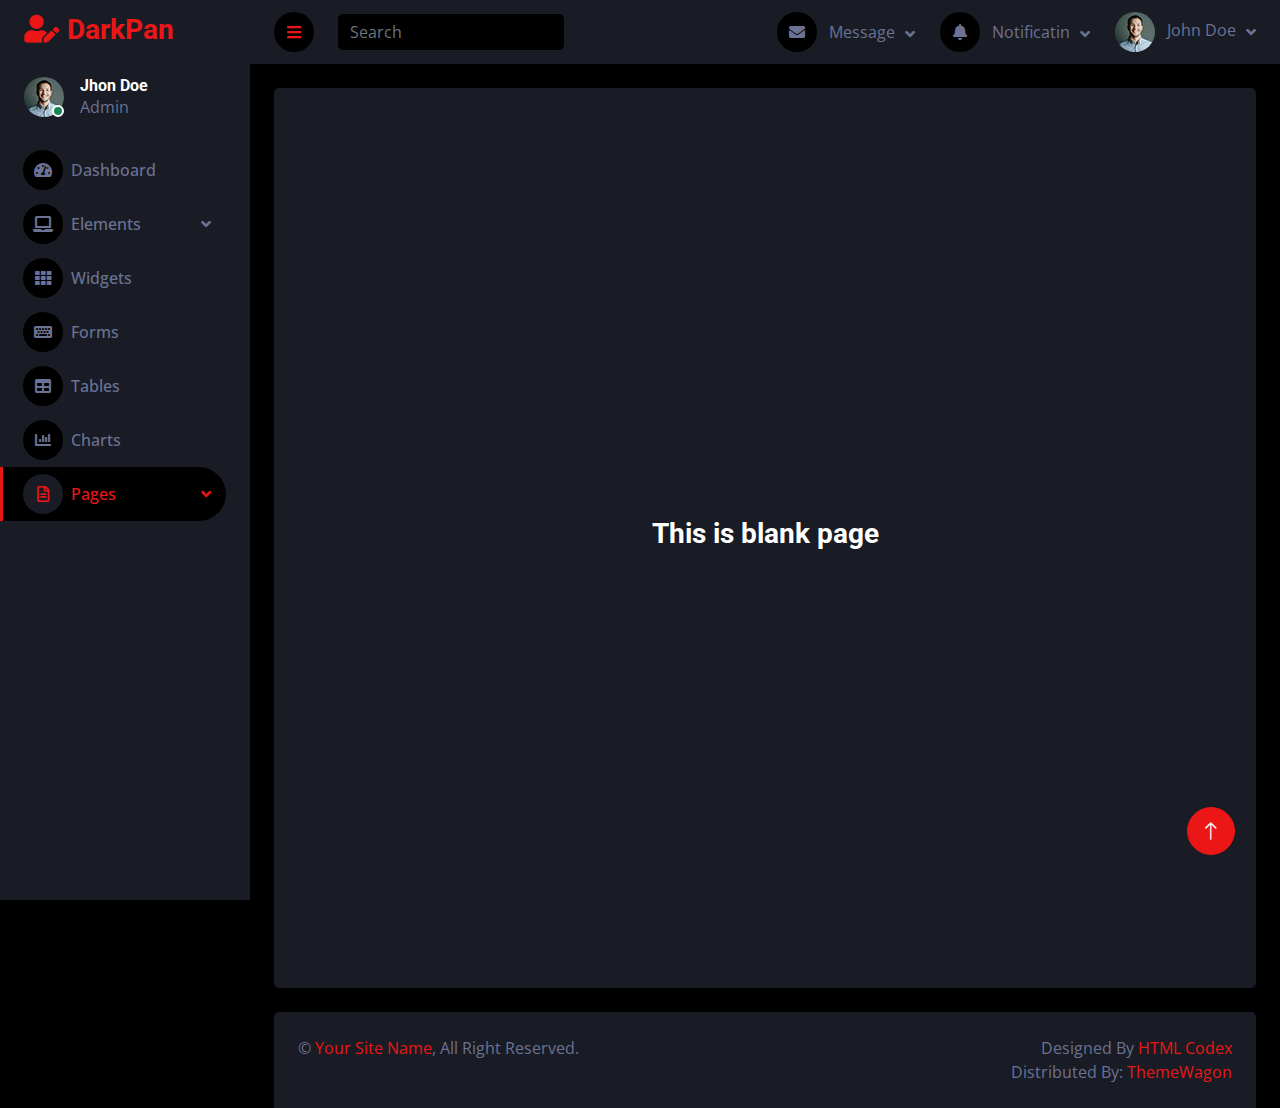
<file: DataEntry/darkpan-1.0.0/blank.html>
<!DOCTYPE html>
<html lang="en">

<head>
    <meta charset="utf-8">
    <title>DarkPan - Bootstrap 5 Admin Template</title>
    <meta content="width=device-width, initial-scale=1.0" name="viewport">
    <meta content="" name="keywords">
    <meta content="" name="description">

    <!-- Favicon -->
    <link href="img/favicon.ico" rel="icon">

    <!-- Google Web Fonts -->
    <link rel="preconnect" href="https://fonts.googleapis.com">
    <link rel="preconnect" href="https://fonts.gstatic.com" crossorigin>
    <link href="https://fonts.googleapis.com/css2?family=Open+Sans:wght@400;600&family=Roboto:wght@500;700&display=swap" rel="stylesheet"> 
    
    <!-- Icon Font Stylesheet -->
    <link href="https://cdnjs.cloudflare.com/ajax/libs/font-awesome/5.10.0/css/all.min.css" rel="stylesheet">
    <link href="https://cdn.jsdelivr.net/npm/bootstrap-icons@1.4.1/font/bootstrap-icons.css" rel="stylesheet">

    <!-- Libraries Stylesheet -->
    <link href="lib/owlcarousel/assets/owl.carousel.min.css" rel="stylesheet">
    <link href="lib/tempusdominus/css/tempusdominus-bootstrap-4.min.css" rel="stylesheet" />

    <!-- Customized Bootstrap Stylesheet -->
    <link href="css/bootstrap.min.css" rel="stylesheet">

    <!-- Template Stylesheet -->
    <link href="css/style.css" rel="stylesheet">
</head>

<body>
    <div class="container-fluid position-relative d-flex p-0">
        <!-- Spinner Start -->
        <div id="spinner" class="show bg-dark position-fixed translate-middle w-100 vh-100 top-50 start-50 d-flex align-items-center justify-content-center">
            <div class="spinner-border text-primary" style="width: 3rem; height: 3rem;" role="status">
                <span class="sr-only">Loading...</span>
            </div>
        </div>
        <!-- Spinner End -->


        <!-- Sidebar Start -->
        <div class="sidebar pe-4 pb-3">
            <nav class="navbar bg-secondary navbar-dark">
                <a href="index.html" class="navbar-brand mx-4 mb-3">
                    <h3 class="text-primary"><i class="fa fa-user-edit me-2"></i>DarkPan</h3>
                </a>
                <div class="d-flex align-items-center ms-4 mb-4">
                    <div class="position-relative">
                        <img class="rounded-circle" src="img/user.jpg" alt="" style="width: 40px; height: 40px;">
                        <div class="bg-success rounded-circle border border-2 border-white position-absolute end-0 bottom-0 p-1"></div>
                    </div>
                    <div class="ms-3">
                        <h6 class="mb-0">Jhon Doe</h6>
                        <span>Admin</span>
                    </div>
                </div>
                <div class="navbar-nav w-100">
                    <a href="index.html" class="nav-item nav-link"><i class="fa fa-tachometer-alt me-2"></i>Dashboard</a>
                    <div class="nav-item dropdown">
                        <a href="#" class="nav-link dropdown-toggle" data-bs-toggle="dropdown"><i class="fa fa-laptop me-2"></i>Elements</a>
                        <div class="dropdown-menu bg-transparent border-0">
                            <a href="button.html" class="dropdown-item">Buttons</a>
                            <a href="typography.html" class="dropdown-item">Typography</a>
                            <a href="element.html" class="dropdown-item">Other Elements</a>
                        </div>
                    </div>
                    <a href="widget.html" class="nav-item nav-link"><i class="fa fa-th me-2"></i>Widgets</a>
                    <a href="form.html" class="nav-item nav-link"><i class="fa fa-keyboard me-2"></i>Forms</a>
                    <a href="table.html" class="nav-item nav-link"><i class="fa fa-table me-2"></i>Tables</a>
                    <a href="chart.html" class="nav-item nav-link"><i class="fa fa-chart-bar me-2"></i>Charts</a>
                    <div class="nav-item dropdown">
                        <a href="#" class="nav-link dropdown-toggle active" data-bs-toggle="dropdown"><i class="far fa-file-alt me-2"></i>Pages</a>
                        <div class="dropdown-menu bg-transparent border-0">
                            <a href="signin.html" class="dropdown-item">Sign In</a>
                            <a href="signup.html" class="dropdown-item">Sign Up</a>
                            <a href="404.html" class="dropdown-item">404 Error</a>
                            <a href="blank.html" class="dropdown-item active">Blank Page</a>
                        </div>
                    </div>
                </div>
            </nav>
        </div>
        <!-- Sidebar End -->


        <!-- Content Start -->
        <div class="content">
            <!-- Navbar Start -->
            <nav class="navbar navbar-expand bg-secondary navbar-dark sticky-top px-4 py-0">
                <a href="index.html" class="navbar-brand d-flex d-lg-none me-4">
                    <h2 class="text-primary mb-0"><i class="fa fa-user-edit"></i></h2>
                </a>
                <a href="#" class="sidebar-toggler flex-shrink-0">
                    <i class="fa fa-bars"></i>
                </a>
                <form class="d-none d-md-flex ms-4">
                    <input class="form-control bg-dark border-0" type="search" placeholder="Search">
                </form>
                <div class="navbar-nav align-items-center ms-auto">
                    <div class="nav-item dropdown">
                        <a href="#" class="nav-link dropdown-toggle" data-bs-toggle="dropdown">
                            <i class="fa fa-envelope me-lg-2"></i>
                            <span class="d-none d-lg-inline-flex">Message</span>
                        </a>
                        <div class="dropdown-menu dropdown-menu-end bg-secondary border-0 rounded-0 rounded-bottom m-0">
                            <a href="#" class="dropdown-item">
                                <div class="d-flex align-items-center">
                                    <img class="rounded-circle" src="img/user.jpg" alt="" style="width: 40px; height: 40px;">
                                    <div class="ms-2">
                                        <h6 class="fw-normal mb-0">Jhon send you a message</h6>
                                        <small>15 minutes ago</small>
                                    </div>
                                </div>
                            </a>
                            <hr class="dropdown-divider">
                            <a href="#" class="dropdown-item">
                                <div class="d-flex align-items-center">
                                    <img class="rounded-circle" src="img/user.jpg" alt="" style="width: 40px; height: 40px;">
                                    <div class="ms-2">
                                        <h6 class="fw-normal mb-0">Jhon send you a message</h6>
                                        <small>15 minutes ago</small>
                                    </div>
                                </div>
                            </a>
                            <hr class="dropdown-divider">
                            <a href="#" class="dropdown-item">
                                <div class="d-flex align-items-center">
                                    <img class="rounded-circle" src="img/user.jpg" alt="" style="width: 40px; height: 40px;">
                                    <div class="ms-2">
                                        <h6 class="fw-normal mb-0">Jhon send you a message</h6>
                                        <small>15 minutes ago</small>
                                    </div>
                                </div>
                            </a>
                            <hr class="dropdown-divider">
                            <a href="#" class="dropdown-item text-center">See all message</a>
                        </div>
                    </div>
                    <div class="nav-item dropdown">
                        <a href="#" class="nav-link dropdown-toggle" data-bs-toggle="dropdown">
                            <i class="fa fa-bell me-lg-2"></i>
                            <span class="d-none d-lg-inline-flex">Notificatin</span>
                        </a>
                        <div class="dropdown-menu dropdown-menu-end bg-secondary border-0 rounded-0 rounded-bottom m-0">
                            <a href="#" class="dropdown-item">
                                <h6 class="fw-normal mb-0">Profile updated</h6>
                                <small>15 minutes ago</small>
                            </a>
                            <hr class="dropdown-divider">
                            <a href="#" class="dropdown-item">
                                <h6 class="fw-normal mb-0">New user added</h6>
                                <small>15 minutes ago</small>
                            </a>
                            <hr class="dropdown-divider">
                            <a href="#" class="dropdown-item">
                                <h6 class="fw-normal mb-0">Password changed</h6>
                                <small>15 minutes ago</small>
                            </a>
                            <hr class="dropdown-divider">
                            <a href="#" class="dropdown-item text-center">See all notifications</a>
                        </div>
                    </div>
                    <div class="nav-item dropdown">
                        <a href="#" class="nav-link dropdown-toggle" data-bs-toggle="dropdown">
                            <img class="rounded-circle me-lg-2" src="img/user.jpg" alt="" style="width: 40px; height: 40px;">
                            <span class="d-none d-lg-inline-flex">John Doe</span>
                        </a>
                        <div class="dropdown-menu dropdown-menu-end bg-secondary border-0 rounded-0 rounded-bottom m-0">
                            <a href="#" class="dropdown-item">My Profile</a>
                            <a href="#" class="dropdown-item">Settings</a>
                            <a href="#" class="dropdown-item">Log Out</a>
                        </div>
                    </div>
                </div>
            </nav>
            <!-- Navbar End -->


            <!-- Blank Start -->
            <div class="container-fluid pt-4 px-4">
                <div class="row vh-100 bg-secondary rounded align-items-center justify-content-center mx-0">
                    <div class="col-md-6 text-center">
                        <h3>This is blank page</h3>
                    </div>
                </div>
            </div>
            <!-- Blank End -->


            <!-- Footer Start -->
            <div class="container-fluid pt-4 px-4">
                <div class="bg-secondary rounded-top p-4">
                    <div class="row">
                        <div class="col-12 col-sm-6 text-center text-sm-start">
                            &copy; <a href="#">Your Site Name</a>, All Right Reserved. 
                        </div>
                        <div class="col-12 col-sm-6 text-center text-sm-end">
                            <!--/*** This template is free as long as you keep the footer author’s credit link/attribution link/backlink. If you'd like to use the template without the footer author’s credit link/attribution link/backlink, you can purchase the Credit Removal License from "https://htmlcodex.com/credit-removal". Thank you for your support. ***/-->
                            Designed By <a href="https://htmlcodex.com">HTML Codex</a>
                            <br>Distributed By: <a href="https://themewagon.com" target="_blank">ThemeWagon</a>
                        </div>
                    </div>
                </div>
            </div>
            <!-- Footer End -->
        </div>
        <!-- Content End -->


        <!-- Back to Top -->
        <a href="#" class="btn btn-lg btn-primary btn-lg-square back-to-top"><i class="bi bi-arrow-up"></i></a>
    </div>

    <!-- JavaScript Libraries -->
    <script src="https://code.jquery.com/jquery-3.4.1.min.js"></script>
    <script src="https://cdn.jsdelivr.net/npm/bootstrap@5.0.0/dist/js/bootstrap.bundle.min.js"></script>
    <script src="lib/chart/chart.min.js"></script>
    <script src="lib/easing/easing.min.js"></script>
    <script src="lib/waypoints/waypoints.min.js"></script>
    <script src="lib/owlcarousel/owl.carousel.min.js"></script>
    <script src="lib/tempusdominus/js/moment.min.js"></script>
    <script src="lib/tempusdominus/js/moment-timezone.min.js"></script>
    <script src="lib/tempusdominus/js/tempusdominus-bootstrap-4.min.js"></script>

    <!-- Template Javascript -->
    <script src="js/main.js"></script>
</body>

</html>
</file>
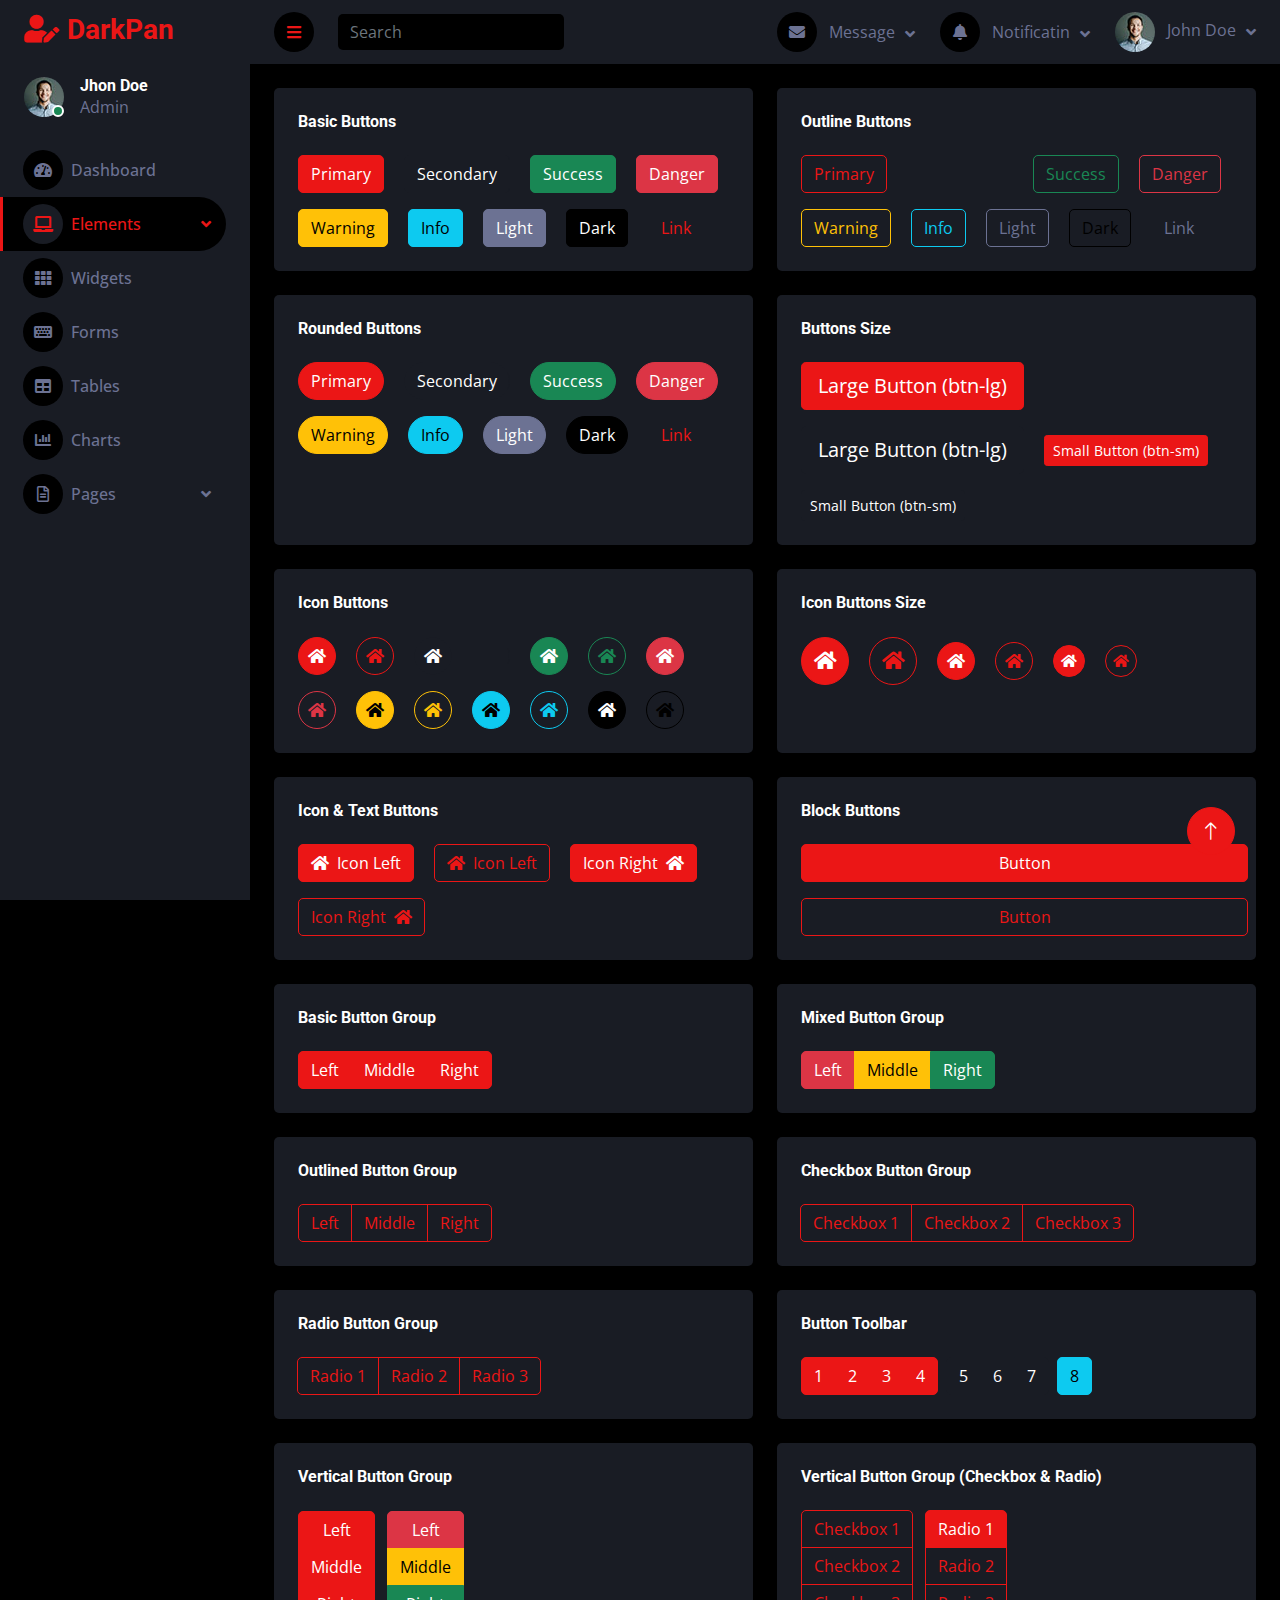
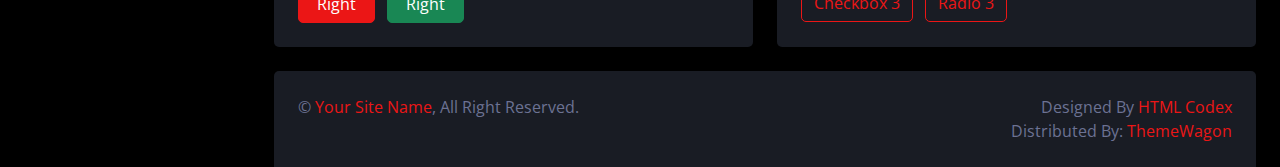
<file: DataEntry/darkpan-1.0.0/button.html>
<!DOCTYPE html>
<html lang="en">

<head>
    <meta charset="utf-8">
    <title>DarkPan - Bootstrap 5 Admin Template</title>
    <meta content="width=device-width, initial-scale=1.0" name="viewport">
    <meta content="" name="keywords">
    <meta content="" name="description">

    <!-- Favicon -->
    <link href="img/favicon.ico" rel="icon">

    <!-- Google Web Fonts -->
    <link rel="preconnect" href="https://fonts.googleapis.com">
    <link rel="preconnect" href="https://fonts.gstatic.com" crossorigin>
    <link href="https://fonts.googleapis.com/css2?family=Open+Sans:wght@400;600&family=Roboto:wght@500;700&display=swap" rel="stylesheet"> 
    
    <!-- Icon Font Stylesheet -->
    <link href="https://cdnjs.cloudflare.com/ajax/libs/font-awesome/5.10.0/css/all.min.css" rel="stylesheet">
    <link href="https://cdn.jsdelivr.net/npm/bootstrap-icons@1.4.1/font/bootstrap-icons.css" rel="stylesheet">

    <!-- Libraries Stylesheet -->
    <link href="lib/owlcarousel/assets/owl.carousel.min.css" rel="stylesheet">
    <link href="lib/tempusdominus/css/tempusdominus-bootstrap-4.min.css" rel="stylesheet" />

    <!-- Customized Bootstrap Stylesheet -->
    <link href="css/bootstrap.min.css" rel="stylesheet">

    <!-- Template Stylesheet -->
    <link href="css/style.css" rel="stylesheet">
</head>

<body>
    <div class="container-fluid position-relative d-flex p-0">
        <!-- Spinner Start -->
        <div id="spinner" class="show bg-dark position-fixed translate-middle w-100 vh-100 top-50 start-50 d-flex align-items-center justify-content-center">
            <div class="spinner-border text-primary" style="width: 3rem; height: 3rem;" role="status">
                <span class="sr-only">Loading...</span>
            </div>
        </div>
        <!-- Spinner End -->


        <!-- Sidebar Start -->
        <div class="sidebar pe-4 pb-3">
            <nav class="navbar bg-secondary navbar-dark">
                <a href="index.html" class="navbar-brand mx-4 mb-3">
                    <h3 class="text-primary"><i class="fa fa-user-edit me-2"></i>DarkPan</h3>
                </a>
                <div class="d-flex align-items-center ms-4 mb-4">
                    <div class="position-relative">
                        <img class="rounded-circle" src="img/user.jpg" alt="" style="width: 40px; height: 40px;">
                        <div class="bg-success rounded-circle border border-2 border-white position-absolute end-0 bottom-0 p-1"></div>
                    </div>
                    <div class="ms-3">
                        <h6 class="mb-0">Jhon Doe</h6>
                        <span>Admin</span>
                    </div>
                </div>
                <div class="navbar-nav w-100">
                    <a href="index.html" class="nav-item nav-link"><i class="fa fa-tachometer-alt me-2"></i>Dashboard</a>
                    <div class="nav-item dropdown">
                        <a href="#" class="nav-link dropdown-toggle active" data-bs-toggle="dropdown"><i class="fa fa-laptop me-2"></i>Elements</a>
                        <div class="dropdown-menu bg-transparent border-0">
                            <a href="button.html" class="dropdown-item active">Buttons</a>
                            <a href="typography.html" class="dropdown-item">Typography</a>
                            <a href="element.html" class="dropdown-item">Other Elements</a>
                        </div>
                    </div>
                    <a href="widget.html" class="nav-item nav-link"><i class="fa fa-th me-2"></i>Widgets</a>
                    <a href="form.html" class="nav-item nav-link"><i class="fa fa-keyboard me-2"></i>Forms</a>
                    <a href="table.html" class="nav-item nav-link"><i class="fa fa-table me-2"></i>Tables</a>
                    <a href="chart.html" class="nav-item nav-link"><i class="fa fa-chart-bar me-2"></i>Charts</a>
                    <div class="nav-item dropdown">
                        <a href="#" class="nav-link dropdown-toggle" data-bs-toggle="dropdown"><i class="far fa-file-alt me-2"></i>Pages</a>
                        <div class="dropdown-menu bg-transparent border-0">
                            <a href="signin.html" class="dropdown-item">Sign In</a>
                            <a href="signup.html" class="dropdown-item">Sign Up</a>
                            <a href="404.html" class="dropdown-item">404 Error</a>
                            <a href="blank.html" class="dropdown-item">Blank Page</a>
                        </div>
                    </div>
                </div>
            </nav>
        </div>
        <!-- Sidebar End -->


        <!-- Content Start -->
        <div class="content">
            <!-- Navbar Start -->
            <nav class="navbar navbar-expand bg-secondary navbar-dark sticky-top px-4 py-0">
                <a href="index.html" class="navbar-brand d-flex d-lg-none me-4">
                    <h2 class="text-primary mb-0"><i class="fa fa-user-edit"></i></h2>
                </a>
                <a href="#" class="sidebar-toggler flex-shrink-0">
                    <i class="fa fa-bars"></i>
                </a>
                <form class="d-none d-md-flex ms-4">
                    <input class="form-control bg-dark border-0" type="search" placeholder="Search">
                </form>
                <div class="navbar-nav align-items-center ms-auto">
                    <div class="nav-item dropdown">
                        <a href="#" class="nav-link dropdown-toggle" data-bs-toggle="dropdown">
                            <i class="fa fa-envelope me-lg-2"></i>
                            <span class="d-none d-lg-inline-flex">Message</span>
                        </a>
                        <div class="dropdown-menu dropdown-menu-end bg-secondary border-0 rounded-0 rounded-bottom m-0">
                            <a href="#" class="dropdown-item">
                                <div class="d-flex align-items-center">
                                    <img class="rounded-circle" src="img/user.jpg" alt="" style="width: 40px; height: 40px;">
                                    <div class="ms-2">
                                        <h6 class="fw-normal mb-0">Jhon send you a message</h6>
                                        <small>15 minutes ago</small>
                                    </div>
                                </div>
                            </a>
                            <hr class="dropdown-divider">
                            <a href="#" class="dropdown-item">
                                <div class="d-flex align-items-center">
                                    <img class="rounded-circle" src="img/user.jpg" alt="" style="width: 40px; height: 40px;">
                                    <div class="ms-2">
                                        <h6 class="fw-normal mb-0">Jhon send you a message</h6>
                                        <small>15 minutes ago</small>
                                    </div>
                                </div>
                            </a>
                            <hr class="dropdown-divider">
                            <a href="#" class="dropdown-item">
                                <div class="d-flex align-items-center">
                                    <img class="rounded-circle" src="img/user.jpg" alt="" style="width: 40px; height: 40px;">
                                    <div class="ms-2">
                                        <h6 class="fw-normal mb-0">Jhon send you a message</h6>
                                        <small>15 minutes ago</small>
                                    </div>
                                </div>
                            </a>
                            <hr class="dropdown-divider">
                            <a href="#" class="dropdown-item text-center">See all message</a>
                        </div>
                    </div>
                    <div class="nav-item dropdown">
                        <a href="#" class="nav-link dropdown-toggle" data-bs-toggle="dropdown">
                            <i class="fa fa-bell me-lg-2"></i>
                            <span class="d-none d-lg-inline-flex">Notificatin</span>
                        </a>
                        <div class="dropdown-menu dropdown-menu-end bg-secondary border-0 rounded-0 rounded-bottom m-0">
                            <a href="#" class="dropdown-item">
                                <h6 class="fw-normal mb-0">Profile updated</h6>
                                <small>15 minutes ago</small>
                            </a>
                            <hr class="dropdown-divider">
                            <a href="#" class="dropdown-item">
                                <h6 class="fw-normal mb-0">New user added</h6>
                                <small>15 minutes ago</small>
                            </a>
                            <hr class="dropdown-divider">
                            <a href="#" class="dropdown-item">
                                <h6 class="fw-normal mb-0">Password changed</h6>
                                <small>15 minutes ago</small>
                            </a>
                            <hr class="dropdown-divider">
                            <a href="#" class="dropdown-item text-center">See all notifications</a>
                        </div>
                    </div>
                    <div class="nav-item dropdown">
                        <a href="#" class="nav-link dropdown-toggle" data-bs-toggle="dropdown">
                            <img class="rounded-circle me-lg-2" src="img/user.jpg" alt="" style="width: 40px; height: 40px;">
                            <span class="d-none d-lg-inline-flex">John Doe</span>
                        </a>
                        <div class="dropdown-menu dropdown-menu-end bg-secondary border-0 rounded-0 rounded-bottom m-0">
                            <a href="#" class="dropdown-item">My Profile</a>
                            <a href="#" class="dropdown-item">Settings</a>
                            <a href="#" class="dropdown-item">Log Out</a>
                        </div>
                    </div>
                </div>
            </nav>
            <!-- Navbar End -->


            <!-- Button Start -->
            <div class="container-fluid pt-4 px-4">
                <div class="row g-4">
                    <div class="col-sm-12 col-xl-6">
                        <div class="bg-secondary rounded h-100 p-4">
                            <h6 class="mb-4">Basic Buttons</h6>
                            <div class="m-n2">
                                <button type="button" class="btn btn-primary m-2">Primary</button>
                                <button type="button" class="btn btn-secondary m-2">Secondary</button>
                                <button type="button" class="btn btn-success m-2">Success</button>
                                <button type="button" class="btn btn-danger m-2">Danger</button>
                                <button type="button" class="btn btn-warning m-2">Warning</button>
                                <button type="button" class="btn btn-info m-2">Info</button>
                                <button type="button" class="btn btn-light m-2">Light</button>
                                <button type="button" class="btn btn-dark m-2">Dark</button>
                                <button type="button" class="btn btn-link m-2">Link</button>
                            </div>
                        </div>
                    </div>
                    <div class="col-sm-12 col-xl-6">
                        <div class="bg-secondary rounded h-100 p-4">
                            <h6 class="mb-4">Outline Buttons</h6>
                            <div class="m-n2">
                                <button type="button" class="btn btn-outline-primary m-2">Primary</button>
                                <button type="button" class="btn btn-outline-secondary m-2">Secondary</button>
                                <button type="button" class="btn btn-outline-success m-2">Success</button>
                                <button type="button" class="btn btn-outline-danger m-2">Danger</button>
                                <button type="button" class="btn btn-outline-warning m-2">Warning</button>
                                <button type="button" class="btn btn-outline-info m-2">Info</button>
                                <button type="button" class="btn btn-outline-light m-2">Light</button>
                                <button type="button" class="btn btn-outline-dark m-2">Dark</button>
                                <button type="button" class="btn btn-outline-link m-2">Link</button>
                            </div>
                        </div>
                    </div>
                    <div class="col-sm-12 col-xl-6">
                        <div class="bg-secondary rounded h-100 p-4">
                            <h6 class="mb-4">Rounded Buttons</h6>
                            <div class="m-n2">
                                <button type="button" class="btn btn-primary rounded-pill m-2">Primary</button>
                                <button type="button" class="btn btn-secondary rounded-pill m-2">Secondary</button>
                                <button type="button" class="btn btn-success rounded-pill m-2">Success</button>
                                <button type="button" class="btn btn-danger rounded-pill m-2">Danger</button>
                                <button type="button" class="btn btn-warning rounded-pill m-2">Warning</button>
                                <button type="button" class="btn btn-info rounded-pill m-2">Info</button>
                                <button type="button" class="btn btn-light rounded-pill m-2">Light</button>
                                <button type="button" class="btn btn-dark rounded-pill m-2">Dark</button>
                                <button type="button" class="btn btn-link rounded-pill m-2">Link</button>
                            </div>
                        </div>
                    </div>
                    <div class="col-sm-12 col-xl-6">
                        <div class="bg-secondary rounded h-100 p-4">
                            <h6 class="mb-4">Buttons Size</h6>
                            <div class="m-n2">
                                <button type="button" class="btn btn-lg btn-primary m-2">Large Button (btn-lg)</button>
                                <button type="button" class="btn btn-lg btn-secondary m-2">Large Button (btn-lg)</button>
                                <button type="button" class="btn btn-sm btn-primary m-2">Small Button (btn-sm)</button>
                                <button type="button" class="btn btn-sm btn-secondary m-2">Small Button (btn-sm)</button>
                            </div>
                        </div>
                    </div>
                    <div class="col-sm-12 col-xl-6">
                        <div class="bg-secondary rounded h-100 p-4">
                            <h6 class="mb-4">Icon Buttons</h6>
                            <div class="m-n2">
                                <button type="button" class="btn btn-square btn-primary m-2"><i class="fa fa-home"></i></button>
                                <button type="button" class="btn btn-square btn-outline-primary m-2"><i class="fa fa-home"></i></button>
                                <button type="button" class="btn btn-square btn-secondary m-2"><i class="fa fa-home"></i></button>
                                <button type="button" class="btn btn-square btn-outline-secondary m-2"><i class="fa fa-home"></i></button>
                                <button type="button" class="btn btn-square btn-success m-2"><i class="fa fa-home"></i></button>
                                <button type="button" class="btn btn-square btn-outline-success m-2"><i class="fa fa-home"></i></button>
                                <button type="button" class="btn btn-square btn-danger m-2"><i class="fa fa-home"></i></button>
                                <button type="button" class="btn btn-square btn-outline-danger m-2"><i class="fa fa-home"></i></button>
                                <button type="button" class="btn btn-square btn-warning m-2"><i class="fa fa-home"></i></button>
                                <button type="button" class="btn btn-square btn-outline-warning m-2"><i class="fa fa-home"></i></button>
                                <button type="button" class="btn btn-square btn-info m-2"><i class="fa fa-home"></i></button>
                                <button type="button" class="btn btn-square btn-outline-info m-2"><i class="fa fa-home"></i></button>
                                <button type="button" class="btn btn-square btn-dark m-2"><i class="fa fa-home"></i></button>
                                <button type="button" class="btn btn-square btn-outline-dark m-2"><i class="fa fa-home"></i></button>
                            </div>
                        </div>
                    </div>
                    <div class="col-sm-12 col-xl-6">
                        <div class="bg-secondary rounded h-100 p-4">
                            <h6 class="mb-4">Icon Buttons Size</h6>
                            <div class="m-n2">
                                <button type="button" class="btn btn-lg btn-lg-square btn-primary m-2"><i class="fa fa-home"></i></button>
                                <button type="button" class="btn btn-lg btn-lg-square btn-outline-primary m-2"><i class="fa fa-home"></i></button>
                                <button type="button" class="btn btn-square btn-primary m-2"><i class="fa fa-home"></i></button>
                                <button type="button" class="btn btn-square btn-outline-primary m-2"><i class="fa fa-home"></i></button>
                                <button type="button" class="btn btn-sm btn-sm-square btn-primary m-2"><i class="fa fa-home"></i></button>
                                <button type="button" class="btn btn-sm btn-sm-square btn-outline-primary m-2"><i class="fa fa-home"></i></button>
                            </div>
                        </div>
                    </div>
                    <div class="col-sm-12 col-xl-6">
                        <div class="bg-secondary rounded h-100 p-4">
                            <h6 class="mb-4">Icon & Text Buttons</h6>
                            <div class="m-n2">
                                <button type="button" class="btn btn-primary m-2"><i class="fa fa-home me-2"></i>Icon Left</button>
                                <button type="button" class="btn btn-outline-primary m-2"><i class="fa fa-home me-2"></i>Icon Left</button>
                                <button type="button" class="btn btn-primary m-2">Icon Right<i class="fa fa-home ms-2"></i></button>
                                <button type="button" class="btn btn-outline-primary m-2">Icon Right<i class="fa fa-home ms-2"></i></button>
                            </div>
                        </div>
                    </div>
                    <div class="col-sm-12 col-xl-6">
                        <div class="bg-secondary rounded h-100 p-4">
                            <h6 class="mb-4">Block Buttons</h6>
                            <div class="m-n2">
                                <button class="btn btn-primary w-100 m-2" type="button">Button</button>
                                <button class="btn btn-outline-primary w-100 m-2" type="button">Button</button>
                            </div>
                        </div>
                    </div>
                    <div class="col-sm-12 col-xl-6">
                        <div class="bg-secondary rounded h-100 p-4">
                            <h6 class="mb-4">Basic Button Group</h6>
                            <div class="btn-group" role="group">
                                <button type="button" class="btn btn-primary">Left</button>
                                <button type="button" class="btn btn-primary">Middle</button>
                                <button type="button" class="btn btn-primary">Right</button>
                            </div>
                        </div>
                    </div>
                    <div class="col-sm-12 col-xl-6">
                        <div class="bg-secondary rounded h-100 p-4">
                            <h6 class="mb-4">Mixed Button Group</h6>
                            <div class="btn-group" role="group">
                                <button type="button" class="btn btn-danger">Left</button>
                                <button type="button" class="btn btn-warning">Middle</button>
                                <button type="button" class="btn btn-success">Right</button>
                            </div>
                        </div>
                    </div>
                    <div class="col-sm-12 col-xl-6">
                        <div class="bg-secondary rounded h-100 p-4">
                            <h6 class="mb-4">Outlined Button Group</h6>
                            <div class="btn-group" role="group">
                                <button type="button" class="btn btn-outline-primary">Left</button>
                                <button type="button" class="btn btn-outline-primary">Middle</button>
                                <button type="button" class="btn btn-outline-primary">Right</button>
                            </div>
                        </div>
                    </div>
                    <div class="col-sm-12 col-xl-6">
                        <div class="bg-secondary rounded h-100 p-4">
                            <h6 class="mb-4">Checkbox Button Group</h6>
                            <div class="btn-group" role="group">
                                <input type="checkbox" class="btn-check" id="btncheck1" autocomplete="off">
                                <label class="btn btn-outline-primary" for="btncheck1">Checkbox 1</label>

                                <input type="checkbox" class="btn-check" id="btncheck2" autocomplete="off">
                                <label class="btn btn-outline-primary" for="btncheck2">Checkbox 2</label>

                                <input type="checkbox" class="btn-check" id="btncheck3" autocomplete="off">
                                <label class="btn btn-outline-primary" for="btncheck3">Checkbox 3</label>
                            </div>
                        </div>
                    </div>
                    <div class="col-sm-12 col-xl-6">
                        <div class="bg-secondary rounded h-100 p-4">
                            <h6 class="mb-4">Radio Button Group</h6>
                            <div class="btn-group" role="group">
                                <input type="radio" class="btn-check" name="btnradio" id="btnradio1" autocomplete="off"
                                    checked>
                                <label class="btn btn-outline-primary" for="btnradio1">Radio 1</label>

                                <input type="radio" class="btn-check" name="btnradio" id="btnradio2" autocomplete="off">
                                <label class="btn btn-outline-primary" for="btnradio2">Radio 2</label>

                                <input type="radio" class="btn-check" name="btnradio" id="btnradio3" autocomplete="off">
                                <label class="btn btn-outline-primary" for="btnradio3">Radio 3</label>
                            </div>
                        </div>
                    </div>
                    <div class="col-sm-12 col-xl-6">
                        <div class="bg-secondary rounded h-100 p-4">
                            <h6 class="mb-4">Button Toolbar</h6>
                            <div class="btn-toolbar" role="toolbar">
                                <div class="btn-group me-2" role="group" aria-label="First group">
                                    <button type="button" class="btn btn-primary">1</button>
                                    <button type="button" class="btn btn-primary">2</button>
                                    <button type="button" class="btn btn-primary">3</button>
                                    <button type="button" class="btn btn-primary">4</button>
                                </div>
                                <div class="btn-group me-2" role="group" aria-label="Second group">
                                    <button type="button" class="btn btn-secondary">5</button>
                                    <button type="button" class="btn btn-secondary">6</button>
                                    <button type="button" class="btn btn-secondary">7</button>
                                </div>
                                <div class="btn-group" role="group" aria-label="Third group">
                                    <button type="button" class="btn btn-info">8</button>
                                </div>
                            </div>
                        </div>
                    </div>
                    <div class="col-sm-12 col-xl-6">
                        <div class="bg-secondary rounded h-100 p-4">
                            <h6 class="mb-4">Vertical Button Group</h6>
                            <div class="btn-group-vertical me-2" role="group">
                                <button type="button" class="btn btn-primary">Left</button>
                                <button type="button" class="btn btn-primary">Middle</button>
                                <button type="button" class="btn btn-primary">Right</button>
                            </div>
                            <div class="btn-group-vertical" role="group">
                                <button type="button" class="btn btn-danger">Left</button>
                                <button type="button" class="btn btn-warning">Middle</button>
                                <button type="button" class="btn btn-success">Right</button>
                            </div>
                        </div>
                    </div>
                    <div class="col-sm-12 col-xl-6">
                        <div class="bg-secondary rounded h-100 p-4">
                            <h6 class="mb-4">Vertical Button Group (Checkbox & Radio)</h6>
                            <div class="btn-group-vertical me-2" role="group">
                                <input type="checkbox" class="btn-check" id="btncheck1" autocomplete="off">
                                <label class="btn btn-outline-primary" for="btncheck1">Checkbox 1</label>

                                <input type="checkbox" class="btn-check" id="btncheck2" autocomplete="off">
                                <label class="btn btn-outline-primary" for="btncheck2">Checkbox 2</label>

                                <input type="checkbox" class="btn-check" id="btncheck3" autocomplete="off">
                                <label class="btn btn-outline-primary" for="btncheck3">Checkbox 3</label>
                            </div>
                            <div class="btn-group-vertical" role="group">
                                <input type="radio" class="btn-check" name="btnradio" id="btnradio1" autocomplete="off"
                                    checked>
                                <label class="btn btn-outline-primary" for="btnradio1">Radio 1</label>

                                <input type="radio" class="btn-check" name="btnradio" id="btnradio2" autocomplete="off">
                                <label class="btn btn-outline-primary" for="btnradio2">Radio 2</label>

                                <input type="radio" class="btn-check" name="btnradio" id="btnradio3" autocomplete="off">
                                <label class="btn btn-outline-primary" for="btnradio3">Radio 3</label>
                            </div>
                        </div>
                    </div>
                </div>
            </div>
            <!-- Button End -->


            <!-- Footer Start -->
            <div class="container-fluid pt-4 px-4">
                <div class="bg-secondary rounded-top p-4">
                    <div class="row">
                        <div class="col-12 col-sm-6 text-center text-sm-start">
                            &copy; <a href="#">Your Site Name</a>, All Right Reserved. 
                        </div>
                        <div class="col-12 col-sm-6 text-center text-sm-end">
                            <!--/*** This template is free as long as you keep the footer author’s credit link/attribution link/backlink. If you'd like to use the template without the footer author’s credit link/attribution link/backlink, you can purchase the Credit Removal License from "https://htmlcodex.com/credit-removal". Thank you for your support. ***/-->
                            Designed By <a href="https://htmlcodex.com">HTML Codex</a>
                            <br>Distributed By: <a href="https://themewagon.com" target="_blank">ThemeWagon</a>
                        </div>
                    </div>
                </div>
            </div>
            <!-- Footer End -->
        </div>
        <!-- Content End -->


        <!-- Back to Top -->
        <a href="#" class="btn btn-lg btn-primary btn-lg-square back-to-top"><i class="bi bi-arrow-up"></i></a>
    </div>

    <!-- JavaScript Libraries -->
    <script src="https://code.jquery.com/jquery-3.4.1.min.js"></script>
    <script src="https://cdn.jsdelivr.net/npm/bootstrap@5.0.0/dist/js/bootstrap.bundle.min.js"></script>
    <script src="lib/chart/chart.min.js"></script>
    <script src="lib/easing/easing.min.js"></script>
    <script src="lib/waypoints/waypoints.min.js"></script>
    <script src="lib/owlcarousel/owl.carousel.min.js"></script>
    <script src="lib/tempusdominus/js/moment.min.js"></script>
    <script src="lib/tempusdominus/js/moment-timezone.min.js"></script>
    <script src="lib/tempusdominus/js/tempusdominus-bootstrap-4.min.js"></script>

    <!-- Template Javascript -->
    <script src="js/main.js"></script>
</body>

</html>
</file>
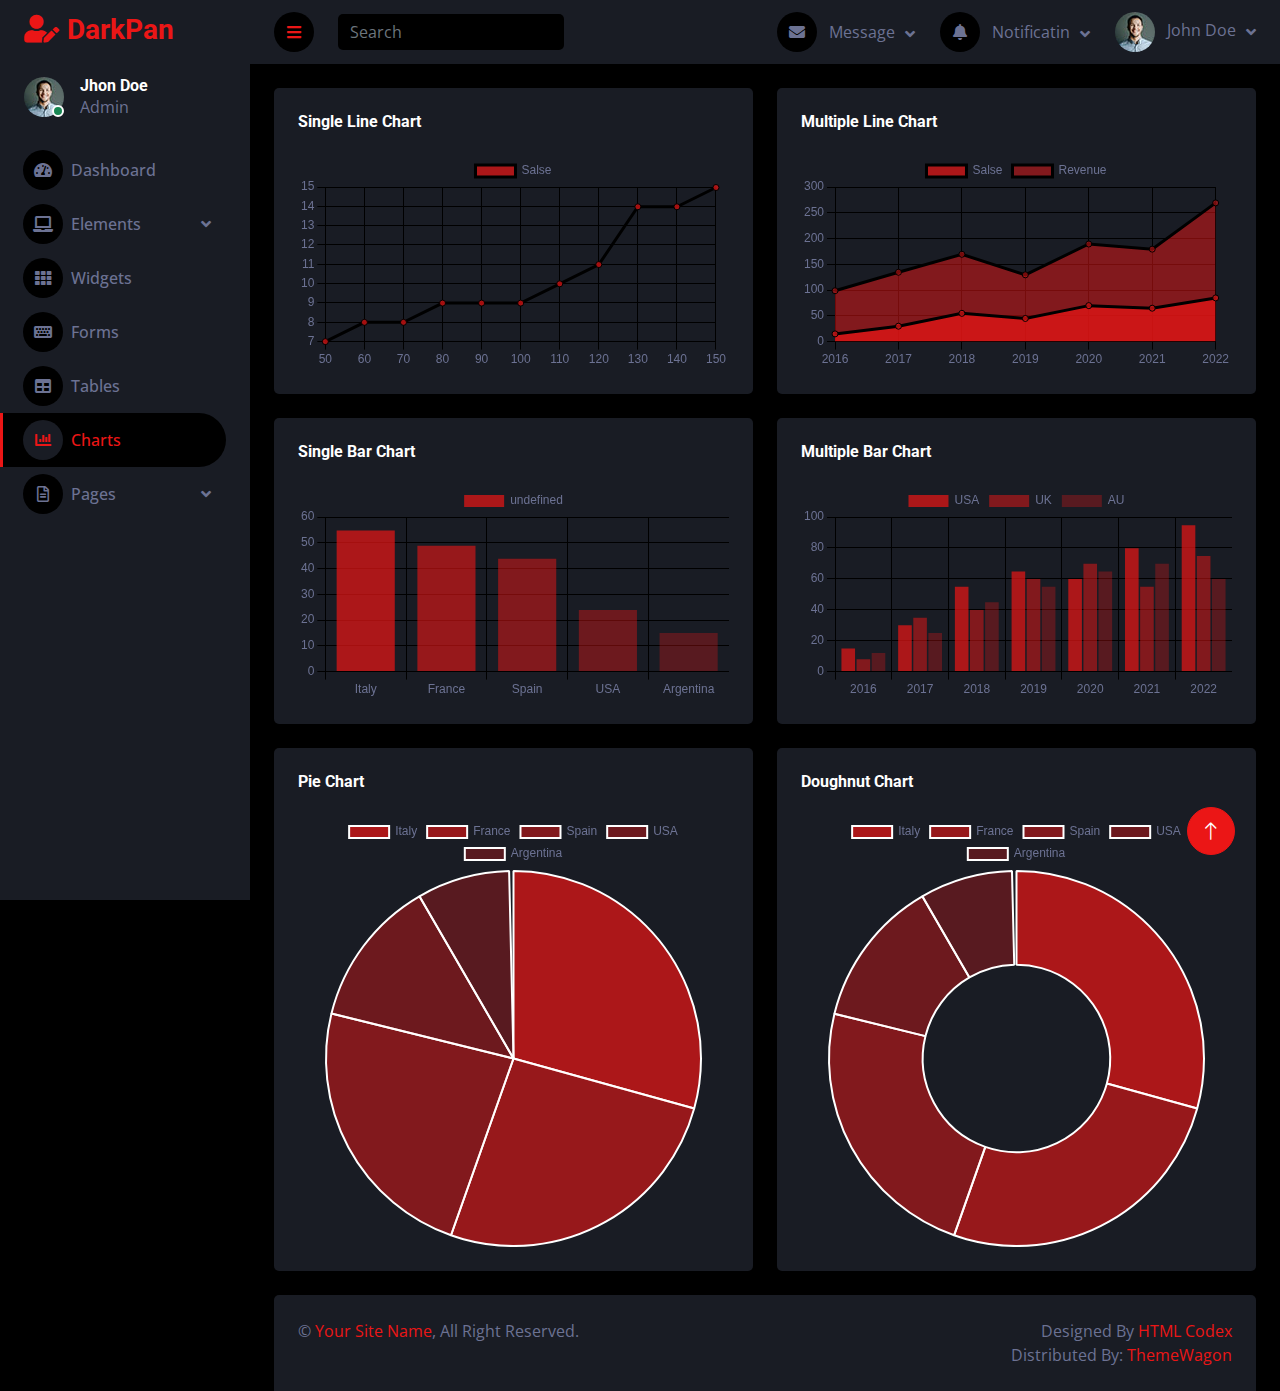
<file: DataEntry/darkpan-1.0.0/chart.html>
<!DOCTYPE html>
<html lang="en">

<head>
    <meta charset="utf-8">
    <title>DarkPan - Bootstrap 5 Admin Template</title>
    <meta content="width=device-width, initial-scale=1.0" name="viewport">
    <meta content="" name="keywords">
    <meta content="" name="description">

    <!-- Favicon -->
    <link href="img/favicon.ico" rel="icon">

    <!-- Google Web Fonts -->
    <link rel="preconnect" href="https://fonts.googleapis.com">
    <link rel="preconnect" href="https://fonts.gstatic.com" crossorigin>
    <link href="https://fonts.googleapis.com/css2?family=Open+Sans:wght@400;600&family=Roboto:wght@500;700&display=swap" rel="stylesheet"> 
    
    <!-- Icon Font Stylesheet -->
    <link href="https://cdnjs.cloudflare.com/ajax/libs/font-awesome/5.10.0/css/all.min.css" rel="stylesheet">
    <link href="https://cdn.jsdelivr.net/npm/bootstrap-icons@1.4.1/font/bootstrap-icons.css" rel="stylesheet">

    <!-- Libraries Stylesheet -->
    <link href="lib/owlcarousel/assets/owl.carousel.min.css" rel="stylesheet">
    <link href="lib/tempusdominus/css/tempusdominus-bootstrap-4.min.css" rel="stylesheet" />

    <!-- Customized Bootstrap Stylesheet -->
    <link href="css/bootstrap.min.css" rel="stylesheet">

    <!-- Template Stylesheet -->
    <link href="css/style.css" rel="stylesheet">
</head>

<body>
    <div class="container-fluid position-relative d-flex p-0">
        <!-- Spinner Start -->
        <div id="spinner" class="show bg-dark position-fixed translate-middle w-100 vh-100 top-50 start-50 d-flex align-items-center justify-content-center">
            <div class="spinner-border text-primary" style="width: 3rem; height: 3rem;" role="status">
                <span class="sr-only">Loading...</span>
            </div>
        </div>
        <!-- Spinner End -->


        <!-- Sidebar Start -->
        <div class="sidebar pe-4 pb-3">
            <nav class="navbar bg-secondary navbar-dark">
                <a href="index.html" class="navbar-brand mx-4 mb-3">
                    <h3 class="text-primary"><i class="fa fa-user-edit me-2"></i>DarkPan</h3>
                </a>
                <div class="d-flex align-items-center ms-4 mb-4">
                    <div class="position-relative">
                        <img class="rounded-circle" src="img/user.jpg" alt="" style="width: 40px; height: 40px;">
                        <div class="bg-success rounded-circle border border-2 border-white position-absolute end-0 bottom-0 p-1"></div>
                    </div>
                    <div class="ms-3">
                        <h6 class="mb-0">Jhon Doe</h6>
                        <span>Admin</span>
                    </div>
                </div>
                <div class="navbar-nav w-100">
                    <a href="index.html" class="nav-item nav-link"><i class="fa fa-tachometer-alt me-2"></i>Dashboard</a>
                    <div class="nav-item dropdown">
                        <a href="#" class="nav-link dropdown-toggle" data-bs-toggle="dropdown"><i class="fa fa-laptop me-2"></i>Elements</a>
                        <div class="dropdown-menu bg-transparent border-0">
                            <a href="button.html" class="dropdown-item">Buttons</a>
                            <a href="typography.html" class="dropdown-item">Typography</a>
                            <a href="element.html" class="dropdown-item">Other Elements</a>
                        </div>
                    </div>
                    <a href="widget.html" class="nav-item nav-link"><i class="fa fa-th me-2"></i>Widgets</a>
                    <a href="form.html" class="nav-item nav-link"><i class="fa fa-keyboard me-2"></i>Forms</a>
                    <a href="table.html" class="nav-item nav-link"><i class="fa fa-table me-2"></i>Tables</a>
                    <a href="chart.html" class="nav-item nav-link active"><i class="fa fa-chart-bar me-2"></i>Charts</a>
                    <div class="nav-item dropdown">
                        <a href="#" class="nav-link dropdown-toggle" data-bs-toggle="dropdown"><i class="far fa-file-alt me-2"></i>Pages</a>
                        <div class="dropdown-menu bg-transparent border-0">
                            <a href="signin.html" class="dropdown-item">Sign In</a>
                            <a href="signup.html" class="dropdown-item">Sign Up</a>
                            <a href="404.html" class="dropdown-item">404 Error</a>
                            <a href="blank.html" class="dropdown-item">Blank Page</a>
                        </div>
                    </div>
                </div>
            </nav>
        </div>
        <!-- Sidebar End -->


        <!-- Content Start -->
        <div class="content">
            <!-- Navbar Start -->
            <nav class="navbar navbar-expand bg-secondary navbar-dark sticky-top px-4 py-0">
                <a href="index.html" class="navbar-brand d-flex d-lg-none me-4">
                    <h2 class="text-primary mb-0"><i class="fa fa-user-edit"></i></h2>
                </a>
                <a href="#" class="sidebar-toggler flex-shrink-0">
                    <i class="fa fa-bars"></i>
                </a>
                <form class="d-none d-md-flex ms-4">
                    <input class="form-control bg-dark border-0" type="search" placeholder="Search">
                </form>
                <div class="navbar-nav align-items-center ms-auto">
                    <div class="nav-item dropdown">
                        <a href="#" class="nav-link dropdown-toggle" data-bs-toggle="dropdown">
                            <i class="fa fa-envelope me-lg-2"></i>
                            <span class="d-none d-lg-inline-flex">Message</span>
                        </a>
                        <div class="dropdown-menu dropdown-menu-end bg-secondary border-0 rounded-0 rounded-bottom m-0">
                            <a href="#" class="dropdown-item">
                                <div class="d-flex align-items-center">
                                    <img class="rounded-circle" src="img/user.jpg" alt="" style="width: 40px; height: 40px;">
                                    <div class="ms-2">
                                        <h6 class="fw-normal mb-0">Jhon send you a message</h6>
                                        <small>15 minutes ago</small>
                                    </div>
                                </div>
                            </a>
                            <hr class="dropdown-divider">
                            <a href="#" class="dropdown-item">
                                <div class="d-flex align-items-center">
                                    <img class="rounded-circle" src="img/user.jpg" alt="" style="width: 40px; height: 40px;">
                                    <div class="ms-2">
                                        <h6 class="fw-normal mb-0">Jhon send you a message</h6>
                                        <small>15 minutes ago</small>
                                    </div>
                                </div>
                            </a>
                            <hr class="dropdown-divider">
                            <a href="#" class="dropdown-item">
                                <div class="d-flex align-items-center">
                                    <img class="rounded-circle" src="img/user.jpg" alt="" style="width: 40px; height: 40px;">
                                    <div class="ms-2">
                                        <h6 class="fw-normal mb-0">Jhon send you a message</h6>
                                        <small>15 minutes ago</small>
                                    </div>
                                </div>
                            </a>
                            <hr class="dropdown-divider">
                            <a href="#" class="dropdown-item text-center">See all message</a>
                        </div>
                    </div>
                    <div class="nav-item dropdown">
                        <a href="#" class="nav-link dropdown-toggle" data-bs-toggle="dropdown">
                            <i class="fa fa-bell me-lg-2"></i>
                            <span class="d-none d-lg-inline-flex">Notificatin</span>
                        </a>
                        <div class="dropdown-menu dropdown-menu-end bg-secondary border-0 rounded-0 rounded-bottom m-0">
                            <a href="#" class="dropdown-item">
                                <h6 class="fw-normal mb-0">Profile updated</h6>
                                <small>15 minutes ago</small>
                            </a>
                            <hr class="dropdown-divider">
                            <a href="#" class="dropdown-item">
                                <h6 class="fw-normal mb-0">New user added</h6>
                                <small>15 minutes ago</small>
                            </a>
                            <hr class="dropdown-divider">
                            <a href="#" class="dropdown-item">
                                <h6 class="fw-normal mb-0">Password changed</h6>
                                <small>15 minutes ago</small>
                            </a>
                            <hr class="dropdown-divider">
                            <a href="#" class="dropdown-item text-center">See all notifications</a>
                        </div>
                    </div>
                    <div class="nav-item dropdown">
                        <a href="#" class="nav-link dropdown-toggle" data-bs-toggle="dropdown">
                            <img class="rounded-circle me-lg-2" src="img/user.jpg" alt="" style="width: 40px; height: 40px;">
                            <span class="d-none d-lg-inline-flex">John Doe</span>
                        </a>
                        <div class="dropdown-menu dropdown-menu-end bg-secondary border-0 rounded-0 rounded-bottom m-0">
                            <a href="#" class="dropdown-item">My Profile</a>
                            <a href="#" class="dropdown-item">Settings</a>
                            <a href="#" class="dropdown-item">Log Out</a>
                        </div>
                    </div>
                </div>
            </nav>
            <!-- Navbar End -->


            <!-- Chart Start -->
            <div class="container-fluid pt-4 px-4">
                <div class="row g-4">
                    <div class="col-sm-12 col-xl-6">
                        <div class="bg-secondary rounded h-100 p-4">
                            <h6 class="mb-4">Single Line Chart</h6>
                            <canvas id="line-chart"></canvas>
                        </div>
                    </div>
                    <div class="col-sm-12 col-xl-6">
                        <div class="bg-secondary rounded h-100 p-4">
                            <h6 class="mb-4">Multiple Line Chart</h6>
                            <canvas id="salse-revenue"></canvas>
                        </div>
                    </div>
                    <div class="col-sm-12 col-xl-6">
                        <div class="bg-secondary rounded h-100 p-4">
                            <h6 class="mb-4">Single Bar Chart</h6>
                            <canvas id="bar-chart"></canvas>
                        </div>
                    </div>
                    <div class="col-sm-12 col-xl-6">
                        <div class="bg-secondary rounded h-100 p-4">
                            <h6 class="mb-4">Multiple Bar Chart</h6>
                            <canvas id="worldwide-sales"></canvas>
                        </div>
                    </div>
                    <div class="col-sm-12 col-xl-6">
                        <div class="bg-secondary rounded h-100 p-4">
                            <h6 class="mb-4">Pie Chart</h6>
                            <canvas id="pie-chart"></canvas>
                        </div>
                    </div>
                    <div class="col-sm-12 col-xl-6">
                        <div class="bg-secondary rounded h-100 p-4">
                            <h6 class="mb-4">Doughnut Chart</h6>
                            <canvas id="doughnut-chart"></canvas>
                        </div>
                    </div>
                </div>
            </div>
            <!-- Chart End -->


            <!-- Footer Start -->
            <div class="container-fluid pt-4 px-4">
                <div class="bg-secondary rounded-top p-4">
                    <div class="row">
                        <div class="col-12 col-sm-6 text-center text-sm-start">
                            &copy; <a href="#">Your Site Name</a>, All Right Reserved. 
                        </div>
                        <div class="col-12 col-sm-6 text-center text-sm-end">
                            <!--/*** This template is free as long as you keep the footer author’s credit link/attribution link/backlink. If you'd like to use the template without the footer author’s credit link/attribution link/backlink, you can purchase the Credit Removal License from "https://htmlcodex.com/credit-removal". Thank you for your support. ***/-->
                            Designed By <a href="https://htmlcodex.com">HTML Codex</a>
                            <br>Distributed By: <a href="https://themewagon.com" target="_blank">ThemeWagon</a>
                        </div>
                    </div>
                </div>
            </div>
            <!-- Footer End -->
        </div>
        <!-- Content End -->


        <!-- Back to Top -->
        <a href="#" class="btn btn-lg btn-primary btn-lg-square back-to-top"><i class="bi bi-arrow-up"></i></a>
    </div>

    <!-- JavaScript Libraries -->
    <script src="https://code.jquery.com/jquery-3.4.1.min.js"></script>
    <script src="https://cdn.jsdelivr.net/npm/bootstrap@5.0.0/dist/js/bootstrap.bundle.min.js"></script>
    <script src="lib/chart/chart.min.js"></script>
    <script src="lib/easing/easing.min.js"></script>
    <script src="lib/waypoints/waypoints.min.js"></script>
    <script src="lib/owlcarousel/owl.carousel.min.js"></script>
    <script src="lib/tempusdominus/js/moment.min.js"></script>
    <script src="lib/tempusdominus/js/moment-timezone.min.js"></script>
    <script src="lib/tempusdominus/js/tempusdominus-bootstrap-4.min.js"></script>

    <!-- Template Javascript -->
    <script src="js/main.js"></script>
</body>

</html>
</file>
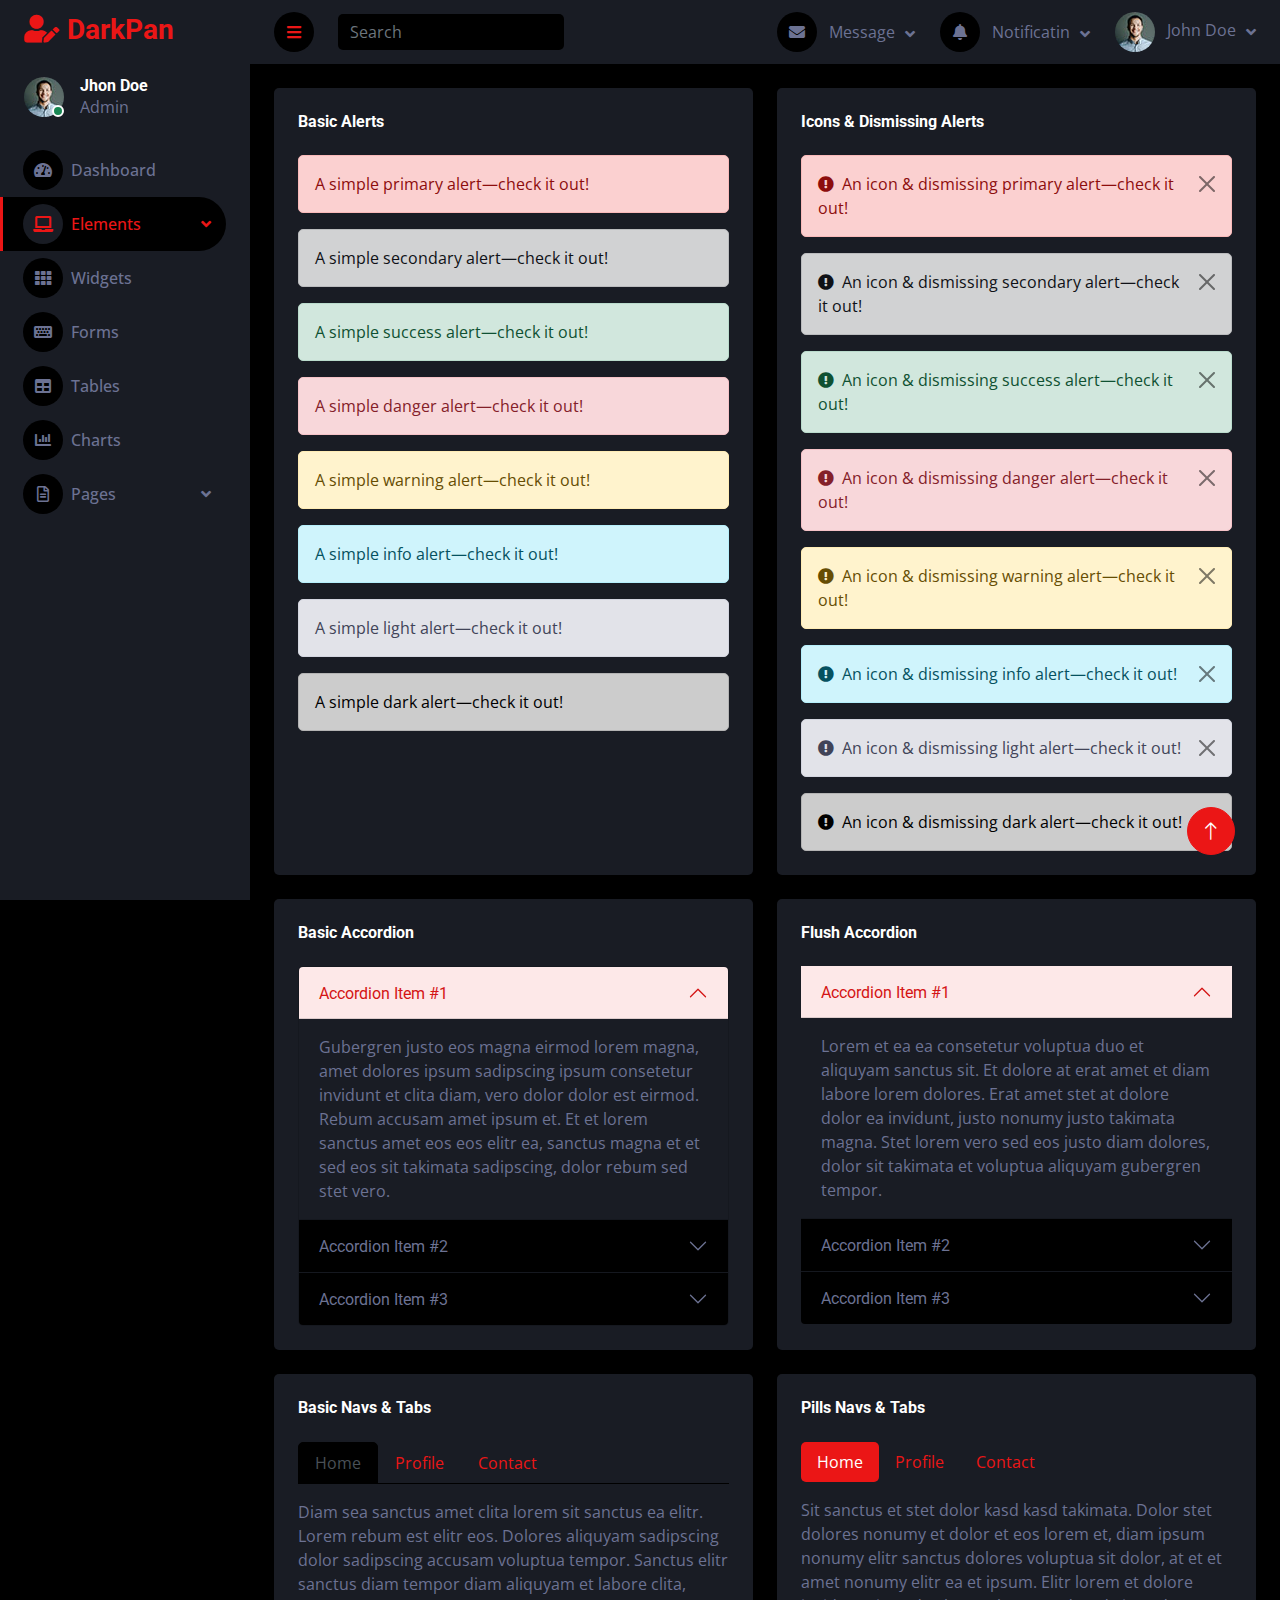
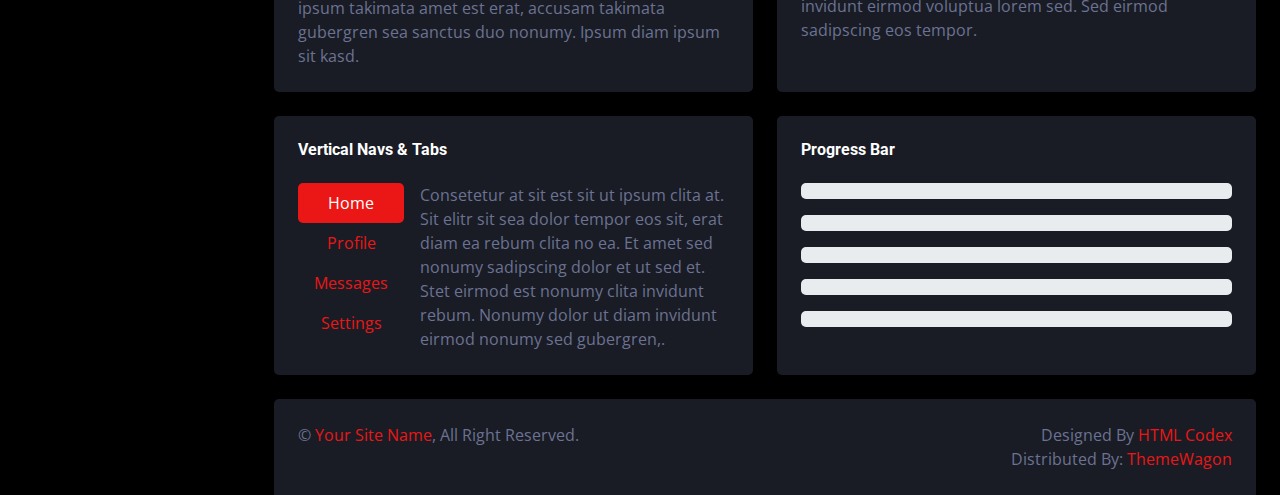
<file: DataEntry/darkpan-1.0.0/element.html>
<!DOCTYPE html>
<html lang="en">

<head>
    <meta charset="utf-8">
    <title>DarkPan - Bootstrap 5 Admin Template</title>
    <meta content="width=device-width, initial-scale=1.0" name="viewport">
    <meta content="" name="keywords">
    <meta content="" name="description">

    <!-- Favicon -->
    <link href="img/favicon.ico" rel="icon">

    <!-- Google Web Fonts -->
    <link rel="preconnect" href="https://fonts.googleapis.com">
    <link rel="preconnect" href="https://fonts.gstatic.com" crossorigin>
    <link href="https://fonts.googleapis.com/css2?family=Open+Sans:wght@400;600&family=Roboto:wght@500;700&display=swap" rel="stylesheet"> 
    
    <!-- Icon Font Stylesheet -->
    <link href="https://cdnjs.cloudflare.com/ajax/libs/font-awesome/5.10.0/css/all.min.css" rel="stylesheet">
    <link href="https://cdn.jsdelivr.net/npm/bootstrap-icons@1.4.1/font/bootstrap-icons.css" rel="stylesheet">

    <!-- Libraries Stylesheet -->
    <link href="lib/owlcarousel/assets/owl.carousel.min.css" rel="stylesheet">
    <link href="lib/tempusdominus/css/tempusdominus-bootstrap-4.min.css" rel="stylesheet" />

    <!-- Customized Bootstrap Stylesheet -->
    <link href="css/bootstrap.min.css" rel="stylesheet">

    <!-- Template Stylesheet -->
    <link href="css/style.css" rel="stylesheet">
</head>

<body>
    <div class="container-fluid position-relative d-flex p-0">
        <!-- Spinner Start -->
        <div id="spinner" class="show bg-dark position-fixed translate-middle w-100 vh-100 top-50 start-50 d-flex align-items-center justify-content-center">
            <div class="spinner-border text-primary" style="width: 3rem; height: 3rem;" role="status">
                <span class="sr-only">Loading...</span>
            </div>
        </div>
        <!-- Spinner End -->


        <!-- Sidebar Start -->
        <div class="sidebar pe-4 pb-3">
            <nav class="navbar bg-secondary navbar-dark">
                <a href="index.html" class="navbar-brand mx-4 mb-3">
                    <h3 class="text-primary"><i class="fa fa-user-edit me-2"></i>DarkPan</h3>
                </a>
                <div class="d-flex align-items-center ms-4 mb-4">
                    <div class="position-relative">
                        <img class="rounded-circle" src="img/user.jpg" alt="" style="width: 40px; height: 40px;">
                        <div class="bg-success rounded-circle border border-2 border-white position-absolute end-0 bottom-0 p-1"></div>
                    </div>
                    <div class="ms-3">
                        <h6 class="mb-0">Jhon Doe</h6>
                        <span>Admin</span>
                    </div>
                </div>
                <div class="navbar-nav w-100">
                    <a href="index.html" class="nav-item nav-link"><i class="fa fa-tachometer-alt me-2"></i>Dashboard</a>
                    <div class="nav-item dropdown">
                        <a href="#" class="nav-link dropdown-toggle active" data-bs-toggle="dropdown"><i class="fa fa-laptop me-2"></i>Elements</a>
                        <div class="dropdown-menu bg-transparent border-0">
                            <a href="button.html" class="dropdown-item">Buttons</a>
                            <a href="typography.html" class="dropdown-item">Typography</a>
                            <a href="element.html" class="dropdown-item active">Other Elements</a>
                        </div>
                    </div>
                    <a href="widget.html" class="nav-item nav-link"><i class="fa fa-th me-2"></i>Widgets</a>
                    <a href="form.html" class="nav-item nav-link"><i class="fa fa-keyboard me-2"></i>Forms</a>
                    <a href="table.html" class="nav-item nav-link"><i class="fa fa-table me-2"></i>Tables</a>
                    <a href="chart.html" class="nav-item nav-link"><i class="fa fa-chart-bar me-2"></i>Charts</a>
                    <div class="nav-item dropdown">
                        <a href="#" class="nav-link dropdown-toggle" data-bs-toggle="dropdown"><i class="far fa-file-alt me-2"></i>Pages</a>
                        <div class="dropdown-menu bg-transparent border-0">
                            <a href="signin.html" class="dropdown-item">Sign In</a>
                            <a href="signup.html" class="dropdown-item">Sign Up</a>
                            <a href="404.html" class="dropdown-item">404 Error</a>
                            <a href="blank.html" class="dropdown-item">Blank Page</a>
                        </div>
                    </div>
                </div>
            </nav>
        </div>
        <!-- Sidebar End -->


        <!-- Content Start -->
        <div class="content">
            <!-- Navbar Start -->
            <nav class="navbar navbar-expand bg-secondary navbar-dark sticky-top px-4 py-0">
                <a href="index.html" class="navbar-brand d-flex d-lg-none me-4">
                    <h2 class="text-primary mb-0"><i class="fa fa-user-edit"></i></h2>
                </a>
                <a href="#" class="sidebar-toggler flex-shrink-0">
                    <i class="fa fa-bars"></i>
                </a>
                <form class="d-none d-md-flex ms-4">
                    <input class="form-control bg-dark border-0" type="search" placeholder="Search">
                </form>
                <div class="navbar-nav align-items-center ms-auto">
                    <div class="nav-item dropdown">
                        <a href="#" class="nav-link dropdown-toggle" data-bs-toggle="dropdown">
                            <i class="fa fa-envelope me-lg-2"></i>
                            <span class="d-none d-lg-inline-flex">Message</span>
                        </a>
                        <div class="dropdown-menu dropdown-menu-end bg-secondary border-0 rounded-0 rounded-bottom m-0">
                            <a href="#" class="dropdown-item">
                                <div class="d-flex align-items-center">
                                    <img class="rounded-circle" src="img/user.jpg" alt="" style="width: 40px; height: 40px;">
                                    <div class="ms-2">
                                        <h6 class="fw-normal mb-0">Jhon send you a message</h6>
                                        <small>15 minutes ago</small>
                                    </div>
                                </div>
                            </a>
                            <hr class="dropdown-divider">
                            <a href="#" class="dropdown-item">
                                <div class="d-flex align-items-center">
                                    <img class="rounded-circle" src="img/user.jpg" alt="" style="width: 40px; height: 40px;">
                                    <div class="ms-2">
                                        <h6 class="fw-normal mb-0">Jhon send you a message</h6>
                                        <small>15 minutes ago</small>
                                    </div>
                                </div>
                            </a>
                            <hr class="dropdown-divider">
                            <a href="#" class="dropdown-item">
                                <div class="d-flex align-items-center">
                                    <img class="rounded-circle" src="img/user.jpg" alt="" style="width: 40px; height: 40px;">
                                    <div class="ms-2">
                                        <h6 class="fw-normal mb-0">Jhon send you a message</h6>
                                        <small>15 minutes ago</small>
                                    </div>
                                </div>
                            </a>
                            <hr class="dropdown-divider">
                            <a href="#" class="dropdown-item text-center">See all message</a>
                        </div>
                    </div>
                    <div class="nav-item dropdown">
                        <a href="#" class="nav-link dropdown-toggle" data-bs-toggle="dropdown">
                            <i class="fa fa-bell me-lg-2"></i>
                            <span class="d-none d-lg-inline-flex">Notificatin</span>
                        </a>
                        <div class="dropdown-menu dropdown-menu-end bg-secondary border-0 rounded-0 rounded-bottom m-0">
                            <a href="#" class="dropdown-item">
                                <h6 class="fw-normal mb-0">Profile updated</h6>
                                <small>15 minutes ago</small>
                            </a>
                            <hr class="dropdown-divider">
                            <a href="#" class="dropdown-item">
                                <h6 class="fw-normal mb-0">New user added</h6>
                                <small>15 minutes ago</small>
                            </a>
                            <hr class="dropdown-divider">
                            <a href="#" class="dropdown-item">
                                <h6 class="fw-normal mb-0">Password changed</h6>
                                <small>15 minutes ago</small>
                            </a>
                            <hr class="dropdown-divider">
                            <a href="#" class="dropdown-item text-center">See all notifications</a>
                        </div>
                    </div>
                    <div class="nav-item dropdown">
                        <a href="#" class="nav-link dropdown-toggle" data-bs-toggle="dropdown">
                            <img class="rounded-circle me-lg-2" src="img/user.jpg" alt="" style="width: 40px; height: 40px;">
                            <span class="d-none d-lg-inline-flex">John Doe</span>
                        </a>
                        <div class="dropdown-menu dropdown-menu-end bg-secondary border-0 rounded-0 rounded-bottom m-0">
                            <a href="#" class="dropdown-item">My Profile</a>
                            <a href="#" class="dropdown-item">Settings</a>
                            <a href="#" class="dropdown-item">Log Out</a>
                        </div>
                    </div>
                </div>
            </nav>
            <!-- Navbar End -->


            <!-- Other Elements Start -->
            <div class="container-fluid pt-4 px-4">
                <div class="row g-4">
                    <div class="col-sm-12 col-xl-6">
                        <div class="bg-secondary rounded h-100 p-4">
                            <h6 class="mb-4">Basic Alerts</h6>
                            <div class="alert alert-primary" role="alert">
                                A simple primary alert—check it out!
                            </div>
                            <div class="alert alert-secondary" role="alert">
                                A simple secondary alert—check it out!
                            </div>
                            <div class="alert alert-success" role="alert">
                                A simple success alert—check it out!
                            </div>
                            <div class="alert alert-danger" role="alert">
                                A simple danger alert—check it out!
                            </div>
                            <div class="alert alert-warning" role="alert">
                                A simple warning alert—check it out!
                            </div>
                            <div class="alert alert-info" role="alert">
                                A simple info alert—check it out!
                            </div>
                            <div class="alert alert-light" role="alert">
                                A simple light alert—check it out!
                            </div>
                            <div class="alert alert-dark mb-0" role="alert">
                                A simple dark alert—check it out!
                            </div>
                        </div>
                    </div>
                    <div class="col-sm-12 col-xl-6">
                        <div class="bg-secondary rounded h-100 p-4">
                            <h6 class="mb-4">Icons & Dismissing Alerts</h6>
                            <div class="alert alert-primary alert-dismissible fade show" role="alert">
                                <i class="fa fa-exclamation-circle me-2"></i>An icon & dismissing primary alert—check it out!
                                <button type="button" class="btn-close" data-bs-dismiss="alert" aria-label="Close"></button>
                            </div>
                            <div class="alert alert-secondary alert-dismissible fade show" role="alert">
                                <i class="fa fa-exclamation-circle me-2"></i>An icon & dismissing secondary alert—check it out!
                                <button type="button" class="btn-close" data-bs-dismiss="alert" aria-label="Close"></button>
                            </div>
                            <div class="alert alert-success alert-dismissible fade show" role="alert">
                                <i class="fa fa-exclamation-circle me-2"></i>An icon & dismissing success alert—check it out!
                                <button type="button" class="btn-close" data-bs-dismiss="alert" aria-label="Close"></button>
                            </div>
                            <div class="alert alert-danger alert-dismissible fade show" role="alert">
                                <i class="fa fa-exclamation-circle me-2"></i>An icon & dismissing danger alert—check it out!
                                <button type="button" class="btn-close" data-bs-dismiss="alert" aria-label="Close"></button>
                            </div>
                            <div class="alert alert-warning alert-dismissible fade show" role="alert">
                                <i class="fa fa-exclamation-circle me-2"></i>An icon & dismissing warning alert—check it out!
                                <button type="button" class="btn-close" data-bs-dismiss="alert" aria-label="Close"></button>
                            </div>
                            <div class="alert alert-info alert-dismissible fade show" role="alert">
                                <i class="fa fa-exclamation-circle me-2"></i>An icon & dismissing info alert—check it out!
                                <button type="button" class="btn-close" data-bs-dismiss="alert" aria-label="Close"></button>
                            </div>
                            <div class="alert alert-light alert-dismissible fade show" role="alert">
                                <i class="fa fa-exclamation-circle me-2"></i>An icon & dismissing light alert—check it out!
                                <button type="button" class="btn-close" data-bs-dismiss="alert" aria-label="Close"></button>
                            </div>
                            <div class="alert alert-dark alert-dismissible fade show mb-0" role="alert">
                                <i class="fa fa-exclamation-circle me-2"></i>An icon & dismissing dark alert—check it out!
                                <button type="button" class="btn-close" data-bs-dismiss="alert" aria-label="Close"></button>
                            </div>
                        </div>
                    </div>
                    <div class="col-sm-12 col-xl-6">
                        <div class="bg-secondary rounded h-100 p-4">
                            <h6 class="mb-4">Basic Accordion</h6>
                            <div class="accordion" id="accordionExample">
                                <div class="accordion-item bg-transparent">
                                    <h2 class="accordion-header" id="headingOne">
                                        <button class="accordion-button" type="button" data-bs-toggle="collapse"
                                            data-bs-target="#collapseOne" aria-expanded="true"
                                            aria-controls="collapseOne">
                                            Accordion Item #1
                                        </button>
                                    </h2>
                                    <div id="collapseOne" class="accordion-collapse collapse show"
                                        aria-labelledby="headingOne" data-bs-parent="#accordionExample">
                                        <div class="accordion-body">
                                            Gubergren justo eos magna eirmod lorem magna, amet dolores ipsum sadipscing ipsum consetetur invidunt et clita diam, vero dolor dolor est eirmod. Rebum accusam amet ipsum et. Et et lorem sanctus amet eos eos elitr ea, sanctus magna et et sed eos sit takimata sadipscing, dolor rebum sed stet vero.
                                        </div>
                                    </div>
                                </div>
                                <div class="accordion-item bg-transparent">
                                    <h2 class="accordion-header" id="headingTwo">
                                        <button class="accordion-button collapsed" type="button"
                                            data-bs-toggle="collapse" data-bs-target="#collapseTwo"
                                            aria-expanded="false" aria-controls="collapseTwo">
                                            Accordion Item #2
                                        </button>
                                    </h2>
                                    <div id="collapseTwo" class="accordion-collapse collapse"
                                        aria-labelledby="headingTwo" data-bs-parent="#accordionExample">
                                        <div class="accordion-body">
                                            Voluptua sit dolores consetetur ea et diam est et takimata. Et erat sadipscing dolores et stet diam ut ut diam, sit aliquyam no magna et dolore lorem dolor sit. Lorem lorem sed sed duo, eirmod sit diam ipsum sit erat, lorem sit dolor diam amet ea aliquyam tempor rebum invidunt,.
                                        </div>
                                    </div>
                                </div>
                                <div class="accordion-item bg-transparent">
                                    <h2 class="accordion-header" id="headingThree">
                                        <button class="accordion-button collapsed" type="button"
                                            data-bs-toggle="collapse" data-bs-target="#collapseThree"
                                            aria-expanded="false" aria-controls="collapseThree">
                                            Accordion Item #3
                                        </button>
                                    </h2>
                                    <div id="collapseThree" class="accordion-collapse collapse"
                                        aria-labelledby="headingThree" data-bs-parent="#accordionExample">
                                        <div class="accordion-body">
                                            Dolore eos dolor tempor justo sea eos amet eos kasd dolor, et diam tempor lorem dolores vero. Stet dolore gubergren nonumy diam. Consetetur sit takimata magna invidunt, dolore sea amet consetetur ea et rebum, invidunt et amet sit sea. Dolor eirmod sed magna sadipscing sadipscing lorem lorem sed, sit lorem.
                                        </div>
                                    </div>
                                </div>
                            </div>
                        </div>
                    </div>
                    <div class="col-sm-12 col-xl-6">
                        <div class="bg-secondary rounded h-100 p-4">
                            <h6 class="mb-4">Flush Accordion</h6>
                            <div class="accordion accordion-flush" id="accordionFlushExample">
                                <div class="accordion-item bg-transparent">
                                    <h2 class="accordion-header" id="flush-headingOne">
                                        <button class="accordion-button" type="button"
                                            data-bs-toggle="collapse" data-bs-target="#flush-collapseOne"
                                            aria-expanded="true" aria-controls="flush-collapseOne">
                                            Accordion Item #1
                                        </button>
                                    </h2>
                                    <div id="flush-collapseOne" class="accordion-collapse collapse show"
                                        aria-labelledby="flush-headingOne" data-bs-parent="#accordionFlushExample">
                                        <div class="accordion-body">
                                            Lorem et ea ea consetetur voluptua duo et aliquyam sanctus sit. Et dolore at erat amet et diam labore lorem dolores. Erat amet stet at dolore dolor ea invidunt, justo nonumy justo takimata magna. Stet lorem vero sed eos justo diam dolores, dolor sit takimata et voluptua aliquyam gubergren tempor.
                                        </div>
                                    </div>
                                </div>
                                <div class="accordion-item bg-transparent">
                                    <h2 class="accordion-header" id="flush-headingTwo">
                                        <button class="accordion-button collapsed" type="button"
                                            data-bs-toggle="collapse" data-bs-target="#flush-collapseTwo"
                                            aria-expanded="false" aria-controls="flush-collapseTwo">
                                            Accordion Item #2
                                        </button>
                                    </h2>
                                    <div id="flush-collapseTwo" class="accordion-collapse collapse"
                                        aria-labelledby="flush-headingTwo" data-bs-parent="#accordionFlushExample">
                                        <div class="accordion-body">
                                            Sea diam dolore aliquyam aliquyam diam et consetetur et. Accusam amet no invidunt invidunt et consetetur, magna ut nonumy kasd erat tempor dolor et. Diam magna dolor sed amet duo dolores magna vero. Amet sit sadipscing ea diam clita lorem sit. Vero et et et tempor diam. Ipsum eirmod sit.
                                        </div>
                                    </div>
                                </div>
                                <div class="accordion-item bg-transparent">
                                    <h2 class="accordion-header" id="flush-headingThree">
                                        <button class="accordion-button collapsed" type="button"
                                            data-bs-toggle="collapse" data-bs-target="#flush-collapseThree"
                                            aria-expanded="false" aria-controls="flush-collapseThree">
                                            Accordion Item #3
                                        </button>
                                    </h2>
                                    <div id="flush-collapseThree" class="accordion-collapse collapse"
                                        aria-labelledby="flush-headingThree" data-bs-parent="#accordionFlushExample">
                                        <div class="accordion-body">
                                            Sea sea sit sanctus magna gubergren kasd, magna justo ea lorem lorem. Elitr aliquyam ipsum clita consetetur duo at nonumy invidunt, invidunt eos dolore vero sit amet amet magna tempor clita, takimata diam justo stet erat et vero erat. Sit ipsum eirmod sea ut vero dolores sea clita nonumy, no.
                                        </div>
                                    </div>
                                </div>
                            </div>
                        </div>
                    </div>
                    <div class="col-sm-12 col-xl-6">
                        <div class="bg-secondary rounded h-100 p-4">
                            <h6 class="mb-4">Basic Navs & Tabs</h6>
                            <nav>
                                <div class="nav nav-tabs" id="nav-tab" role="tablist">
                                    <button class="nav-link active" id="nav-home-tab" data-bs-toggle="tab"
                                        data-bs-target="#nav-home" type="button" role="tab" aria-controls="nav-home"
                                        aria-selected="true">Home</button>
                                    <button class="nav-link" id="nav-profile-tab" data-bs-toggle="tab"
                                        data-bs-target="#nav-profile" type="button" role="tab"
                                        aria-controls="nav-profile" aria-selected="false">Profile</button>
                                    <button class="nav-link" id="nav-contact-tab" data-bs-toggle="tab"
                                        data-bs-target="#nav-contact" type="button" role="tab"
                                        aria-controls="nav-contact" aria-selected="false">Contact</button>
                                </div>
                            </nav>
                            <div class="tab-content pt-3" id="nav-tabContent">
                                <div class="tab-pane fade show active" id="nav-home" role="tabpanel" aria-labelledby="nav-home-tab">
                                    Diam sea sanctus amet clita lorem sit sanctus ea elitr. Lorem rebum est elitr eos. Dolores aliquyam sadipscing dolor sadipscing accusam voluptua tempor. Sanctus elitr sanctus diam tempor diam aliquyam et labore clita, ipsum takimata amet est erat, accusam takimata gubergren sea sanctus duo nonumy. Ipsum diam ipsum sit kasd.
                                </div>
                                <div class="tab-pane fade" id="nav-profile" role="tabpanel" aria-labelledby="nav-profile-tab">
                                    Sanctus vero sit kasd sea gubergren takimata consetetur elitr elitr, consetetur sadipscing takimata ipsum dolores. Accusam duo accusam et labore ea elitr ipsum tempor sit, dolore aliquyam ipsum sit amet sit. Et dolore ipsum labore invidunt rebum. Sed dolore gubergren sanctus vero diam lorem rebum elitr, erat diam dolor clita.
                                </div>
                                <div class="tab-pane fade" id="nav-contact" role="tabpanel" aria-labelledby="nav-contact-tab">
                                    Sit consetetur eirmod lorem ea magna sadipscing ipsum elitr invidunt, dolores lorem erat ipsum ut aliquyam eos lorem sed. Nonumy aliquyam ea justo eos dolores dolores duo dolores. Aliquyam dolor sea dolores sit takimata no erat vero. At lorem justo tempor lorem duo, stet kasd aliquyam ipsum voluptua labore at.
                                </div>
                            </div>
                        </div>
                    </div>
                    <div class="col-sm-12 col-xl-6">
                        <div class="bg-secondary rounded h-100 p-4">
                            <h6 class="mb-4">Pills Navs & Tabs</h6>
                            <ul class="nav nav-pills mb-3" id="pills-tab" role="tablist">
                                <li class="nav-item" role="presentation">
                                    <button class="nav-link active" id="pills-home-tab" data-bs-toggle="pill"
                                        data-bs-target="#pills-home" type="button" role="tab" aria-controls="pills-home"
                                        aria-selected="true">Home</button>
                                </li>
                                <li class="nav-item" role="presentation">
                                    <button class="nav-link" id="pills-profile-tab" data-bs-toggle="pill"
                                        data-bs-target="#pills-profile" type="button" role="tab"
                                        aria-controls="pills-profile" aria-selected="false">Profile</button>
                                </li>
                                <li class="nav-item" role="presentation">
                                    <button class="nav-link" id="pills-contact-tab" data-bs-toggle="pill"
                                        data-bs-target="#pills-contact" type="button" role="tab"
                                        aria-controls="pills-contact" aria-selected="false">Contact</button>
                                </li>
                            </ul>
                            <div class="tab-content" id="pills-tabContent">
                                <div class="tab-pane fade show active" id="pills-home" role="tabpanel" aria-labelledby="pills-home-tab">
                                    Sit sanctus et stet dolor kasd kasd takimata. Dolor stet dolores nonumy et dolor et eos lorem et, diam ipsum nonumy elitr sanctus dolores voluptua sit dolor, at et et amet nonumy elitr ea et ipsum. Elitr lorem et dolore invidunt eirmod voluptua lorem sed. Sed eirmod sadipscing eos tempor.
                                </div>
                                <div class="tab-pane fade" id="pills-profile" role="tabpanel" aria-labelledby="pills-profile-tab">
                                    Invidunt rebum voluptua lorem eirmod dolore. Amet no sed sanctus lorem ea. Nonumy sit stet sit magna. Rebum rebum ipsum clita erat consetetur, sit dolor sit clita et amet. Est et clita dolore takimata, sea dolores tempor erat consetetur lorem. Consetetur sea sadipscing dolor et dolores et stet, tempor elitr.
                                </div>
                                <div class="tab-pane fade" id="pills-contact" role="tabpanel" aria-labelledby="pills-contact-tab">
                                    Et diam et est sed vero ipsum voluptua dolor et, sit eos justo ipsum no ipsum amet sed aliquyam dolore, ut ipsum sanctus et consetetur. Sit ea sit clita lorem ea gubergren. Et dolore vero sanctus voluptua ipsum sadipscing amet at. Et sed dolore voluptua dolor eos tempor, erat amet.
                                </div>
                            </div>
                        </div>
                    </div>
                    <div class="col-sm-12 col-xl-6">
                        <div class="bg-secondary rounded h-100 p-4">
                            <h6 class="mb-4">Vertical Navs & Tabs</h6>
                            <div class="d-flex align-items-start">
                                <div class="nav flex-column nav-pills me-3" id="v-pills-tab" role="tablist"
                                    aria-orientation="vertical">
                                    <button class="nav-link active" id="v-pills-home-tab" data-bs-toggle="pill"
                                        data-bs-target="#v-pills-home" type="button" role="tab"
                                        aria-controls="v-pills-home" aria-selected="true">Home</button>
                                    <button class="nav-link" id="v-pills-profile-tab" data-bs-toggle="pill"
                                        data-bs-target="#v-pills-profile" type="button" role="tab"
                                        aria-controls="v-pills-profile" aria-selected="false">Profile</button>
                                    <button class="nav-link" id="v-pills-messages-tab" data-bs-toggle="pill"
                                        data-bs-target="#v-pills-messages" type="button" role="tab"
                                        aria-controls="v-pills-messages" aria-selected="false">Messages</button>
                                    <button class="nav-link" id="v-pills-settings-tab" data-bs-toggle="pill"
                                        data-bs-target="#v-pills-settings" type="button" role="tab"
                                        aria-controls="v-pills-settings" aria-selected="false">Settings</button>
                                </div>
                                <div class="tab-content" id="v-pills-tabContent">
                                    <div class="tab-pane fade show active" id="v-pills-home" role="tabpanel" aria-labelledby="v-pills-home-tab">
                                        Consetetur at sit est sit ut ipsum clita at. Sit elitr sit sea dolor tempor eos sit, erat diam ea rebum clita no ea. Et amet sed nonumy sadipscing dolor et ut sed et. Stet eirmod est nonumy clita invidunt rebum. Nonumy dolor ut diam invidunt eirmod nonumy sed gubergren,.
                                    </div>
                                    <div class="tab-pane fade" id="v-pills-profile" role="tabpanel" aria-labelledby="v-pills-profile-tab">
                                        Tempor et kasd accusam duo et dolor no accusam dolore, dolor sed voluptua duo no, sit et stet lorem dolor ipsum tempor consetetur vero, consetetur est eos sit eirmod erat diam accusam sadipscing sit. Takimata erat ea eirmod tempor elitr dolore sadipscing kasd justo, elitr tempor sed eos sadipscing magna.
                                    </div>
                                    <div class="tab-pane fade" id="v-pills-messages" role="tabpanel" aria-labelledby="v-pills-messages-tab">
                                        Sed kasd kasd ea clita sed lorem amet tempor est voluptua, labore stet dolores gubergren clita lorem sed nonumy at. Dolores et ut erat voluptua. Est voluptua stet accusam rebum, elitr amet sit takimata sea eirmod. Sanctus elitr amet sit dolore sea stet et ut. Dolor et sanctus elitr ut.
                                    </div>
                                    <div class="tab-pane fade" id="v-pills-settings" role="tabpanel" aria-labelledby="v-pills-settings-tab">
                                        Sit et vero kasd sea et at, aliquyam takimata et et est, labore et takimata sed ut stet sanctus, nonumy dolor invidunt sit labore et, amet et dolor sit dolor tempor et dolor ipsum nonumy, accusam clita sadipscing ut et labore labore est, dolore accusam vero at est sit. Invidunt.
                                    </div>
                                </div>
                            </div>
                        </div>
                    </div>
                    <div class="col-sm-12 col-xl-6">
                        <div class="bg-secondary rounded h-100 p-4">
                            <h6 class="mb-4">Progress Bar</h6>
                            <div class="pg-bar mb-3">
                                <div class="progress">
                                    <div class="progress-bar progress-bar-striped" role="progressbar" aria-valuenow="10" aria-valuemin="0" aria-valuemax="100"></div>
                                </div>
                            </div>
                            <div class="pg-bar mb-3">
                                <div class="progress">
                                    <div class="progress-bar progress-bar-striped bg-success" role="progressbar" aria-valuenow="25" aria-valuemin="0" aria-valuemax="100"></div>
                                </div>
                            </div>
                            <div class="pg-bar mb-3">
                                <div class="progress">
                                    <div class="progress-bar progress-bar-striped bg-info" role="progressbar" aria-valuenow="50" aria-valuemin="0" aria-valuemax="100"></div>
                                </div>
                            </div>
                            <div class="pg-bar mb-3">
                                <div class="progress">
                                    <div class="progress-bar progress-bar-striped bg-warning" role="progressbar" aria-valuenow="75" aria-valuemin="0" aria-valuemax="100"></div>
                                </div>
                            </div>
                            <div class="pg-bar mb-0">
                                <div class="progress">
                                    <div class="progress-bar progress-bar-striped bg-danger" role="progressbar" aria-valuenow="100" aria-valuemin="0" aria-valuemax="100"></div>
                                </div>
                            </div>
                        </div>
                    </div>
                </div>
            </div>
            <!-- Other Elements End -->


            <!-- Footer Start -->
            <div class="container-fluid pt-4 px-4">
                <div class="bg-secondary rounded-top p-4">
                    <div class="row">
                        <div class="col-12 col-sm-6 text-center text-sm-start">
                            &copy; <a href="#">Your Site Name</a>, All Right Reserved. 
                        </div>
                        <div class="col-12 col-sm-6 text-center text-sm-end">
                            <!--/*** This template is free as long as you keep the footer author’s credit link/attribution link/backlink. If you'd like to use the template without the footer author’s credit link/attribution link/backlink, you can purchase the Credit Removal License from "https://htmlcodex.com/credit-removal". Thank you for your support. ***/-->
                            Designed By <a href="https://htmlcodex.com">HTML Codex</a>
                            <br>Distributed By: <a href="https://themewagon.com" target="_blank">ThemeWagon</a>
                        </div>
                    </div>
                </div>
            </div>
            <!-- Footer End -->
        </div>
        <!-- Content End -->


        <!-- Back to Top -->
        <a href="#" class="btn btn-lg btn-primary btn-lg-square back-to-top"><i class="bi bi-arrow-up"></i></a>
    </div>

    <!-- JavaScript Libraries -->
    <script src="https://code.jquery.com/jquery-3.4.1.min.js"></script>
    <script src="https://cdn.jsdelivr.net/npm/bootstrap@5.0.0/dist/js/bootstrap.bundle.min.js"></script>
    <script src="lib/chart/chart.min.js"></script>
    <script src="lib/easing/easing.min.js"></script>
    <script src="lib/waypoints/waypoints.min.js"></script>
    <script src="lib/owlcarousel/owl.carousel.min.js"></script>
    <script src="lib/tempusdominus/js/moment.min.js"></script>
    <script src="lib/tempusdominus/js/moment-timezone.min.js"></script>
    <script src="lib/tempusdominus/js/tempusdominus-bootstrap-4.min.js"></script>

    <!-- Template Javascript -->
    <script src="js/main.js"></script>
</body>

</html>
</file>
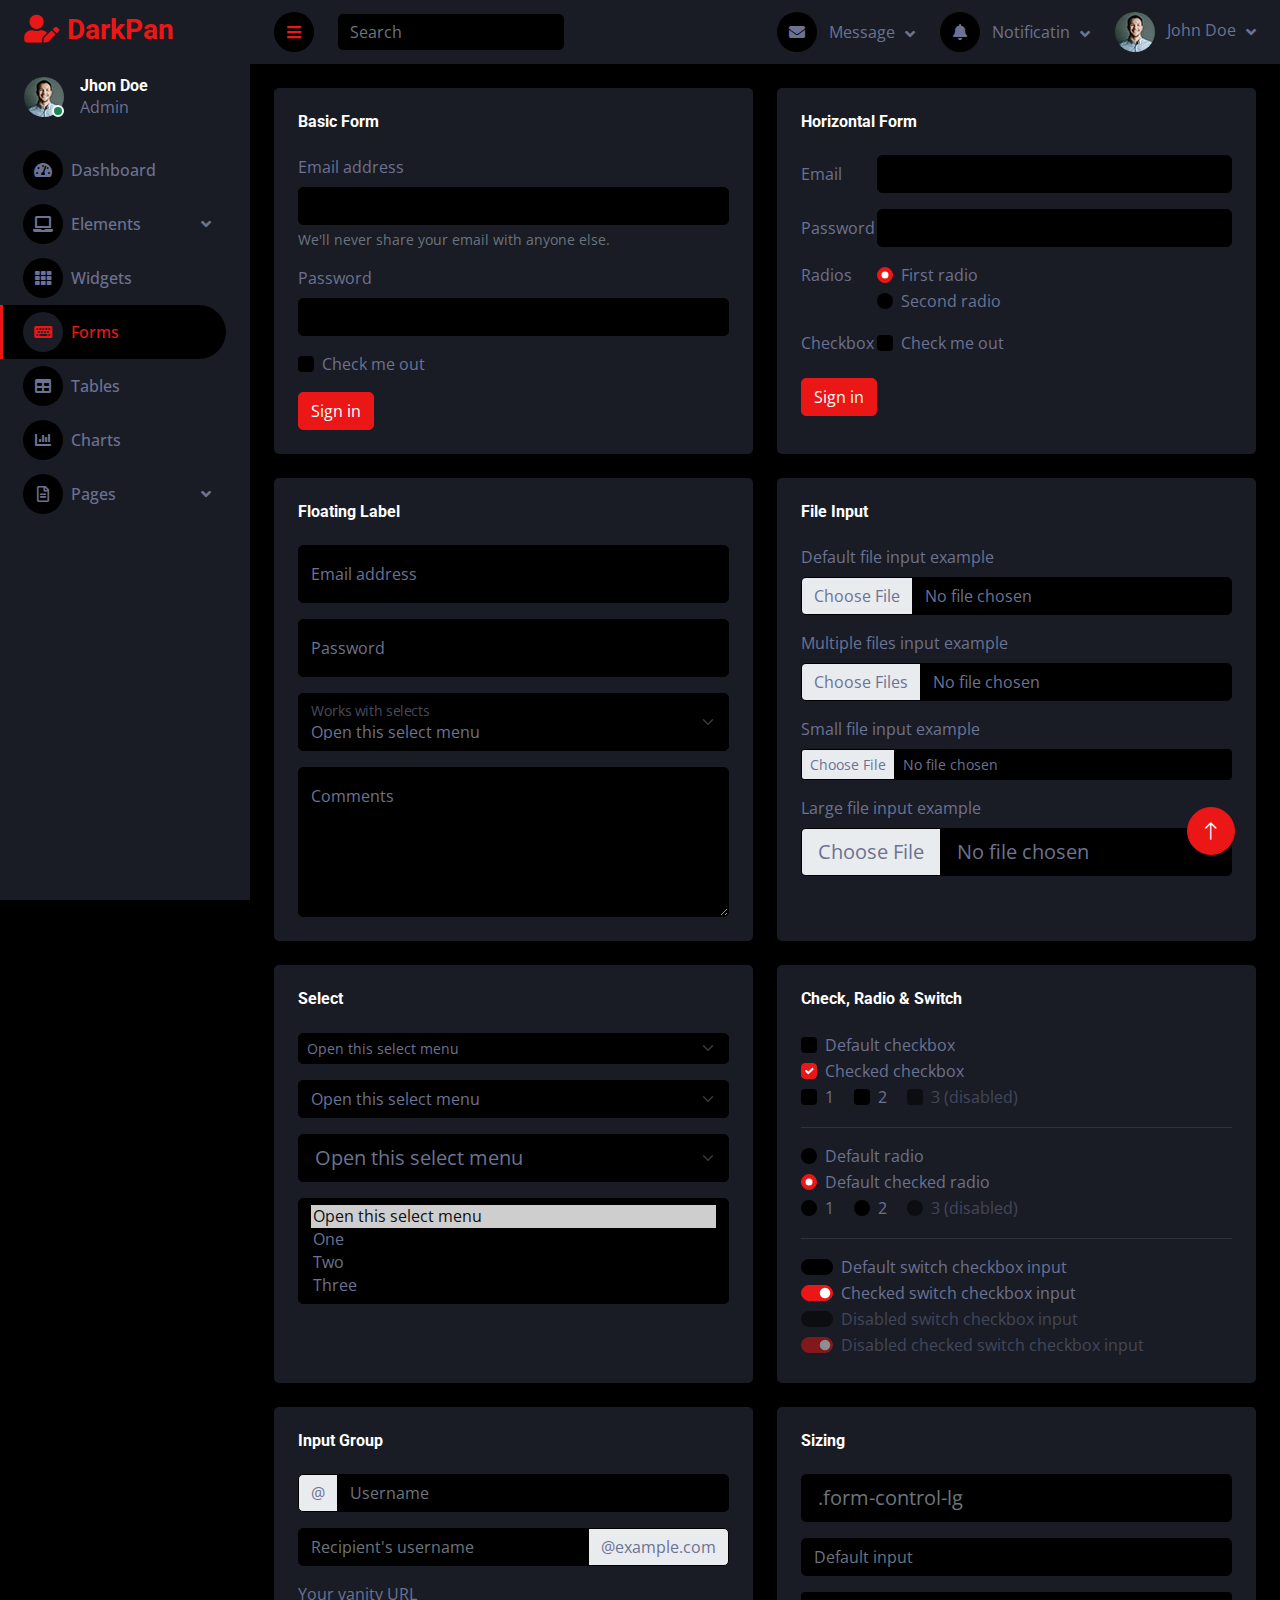
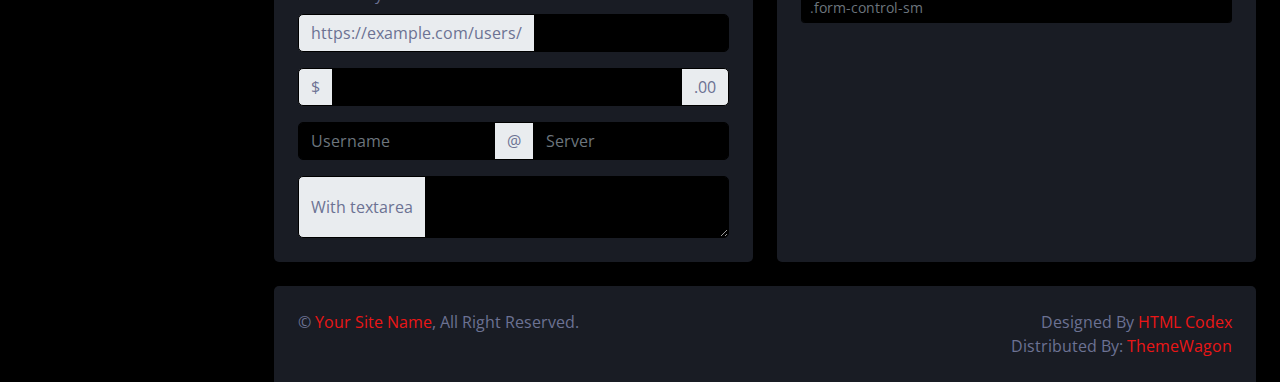
<file: DataEntry/darkpan-1.0.0/form.html>
<!DOCTYPE html>
<html lang="en">

<head>
    <meta charset="utf-8">
    <title>DarkPan - Bootstrap 5 Admin Template</title>
    <meta content="width=device-width, initial-scale=1.0" name="viewport">
    <meta content="" name="keywords">
    <meta content="" name="description">

    <!-- Favicon -->
    <link href="img/favicon.ico" rel="icon">

    <!-- Google Web Fonts -->
    <link rel="preconnect" href="https://fonts.googleapis.com">
    <link rel="preconnect" href="https://fonts.gstatic.com" crossorigin>
    <link href="https://fonts.googleapis.com/css2?family=Open+Sans:wght@400;600&family=Roboto:wght@500;700&display=swap" rel="stylesheet"> 
    
    <!-- Icon Font Stylesheet -->
    <link href="https://cdnjs.cloudflare.com/ajax/libs/font-awesome/5.10.0/css/all.min.css" rel="stylesheet">
    <link href="https://cdn.jsdelivr.net/npm/bootstrap-icons@1.4.1/font/bootstrap-icons.css" rel="stylesheet">

    <!-- Libraries Stylesheet -->
    <link href="lib/owlcarousel/assets/owl.carousel.min.css" rel="stylesheet">
    <link href="lib/tempusdominus/css/tempusdominus-bootstrap-4.min.css" rel="stylesheet" />

    <!-- Customized Bootstrap Stylesheet -->
    <link href="css/bootstrap.min.css" rel="stylesheet">

    <!-- Template Stylesheet -->
    <link href="css/style.css" rel="stylesheet">
</head>

<body>
    <div class="container-fluid position-relative d-flex p-0">
        <!-- Spinner Start -->
        <div id="spinner" class="show bg-dark position-fixed translate-middle w-100 vh-100 top-50 start-50 d-flex align-items-center justify-content-center">
            <div class="spinner-border text-primary" style="width: 3rem; height: 3rem;" role="status">
                <span class="sr-only">Loading...</span>
            </div>
        </div>
        <!-- Spinner End -->


        <!-- Sidebar Start -->
        <div class="sidebar pe-4 pb-3">
            <nav class="navbar bg-secondary navbar-dark">
                <a href="index.html" class="navbar-brand mx-4 mb-3">
                    <h3 class="text-primary"><i class="fa fa-user-edit me-2"></i>DarkPan</h3>
                </a>
                <div class="d-flex align-items-center ms-4 mb-4">
                    <div class="position-relative">
                        <img class="rounded-circle" src="img/user.jpg" alt="" style="width: 40px; height: 40px;">
                        <div class="bg-success rounded-circle border border-2 border-white position-absolute end-0 bottom-0 p-1"></div>
                    </div>
                    <div class="ms-3">
                        <h6 class="mb-0">Jhon Doe</h6>
                        <span>Admin</span>
                    </div>
                </div>
                <div class="navbar-nav w-100">
                    <a href="index.html" class="nav-item nav-link"><i class="fa fa-tachometer-alt me-2"></i>Dashboard</a>
                    <div class="nav-item dropdown">
                        <a href="#" class="nav-link dropdown-toggle" data-bs-toggle="dropdown"><i class="fa fa-laptop me-2"></i>Elements</a>
                        <div class="dropdown-menu bg-transparent border-0">
                            <a href="button.html" class="dropdown-item">Buttons</a>
                            <a href="typography.html" class="dropdown-item">Typography</a>
                            <a href="element.html" class="dropdown-item">Other Elements</a>
                        </div>
                    </div>
                    <a href="widget.html" class="nav-item nav-link"><i class="fa fa-th me-2"></i>Widgets</a>
                    <a href="form.html" class="nav-item nav-link active"><i class="fa fa-keyboard me-2"></i>Forms</a>
                    <a href="table.html" class="nav-item nav-link"><i class="fa fa-table me-2"></i>Tables</a>
                    <a href="chart.html" class="nav-item nav-link"><i class="fa fa-chart-bar me-2"></i>Charts</a>
                    <div class="nav-item dropdown">
                        <a href="#" class="nav-link dropdown-toggle" data-bs-toggle="dropdown"><i class="far fa-file-alt me-2"></i>Pages</a>
                        <div class="dropdown-menu bg-transparent border-0">
                            <a href="signin.html" class="dropdown-item">Sign In</a>
                            <a href="signup.html" class="dropdown-item">Sign Up</a>
                            <a href="404.html" class="dropdown-item">404 Error</a>
                            <a href="blank.html" class="dropdown-item">Blank Page</a>
                        </div>
                    </div>
                </div>
            </nav>
        </div>
        <!-- Sidebar End -->


        <!-- Content Start -->
        <div class="content">
            <!-- Navbar Start -->
            <nav class="navbar navbar-expand bg-secondary navbar-dark sticky-top px-4 py-0">
                <a href="index.html" class="navbar-brand d-flex d-lg-none me-4">
                    <h2 class="text-primary mb-0"><i class="fa fa-user-edit"></i></h2>
                </a>
                <a href="#" class="sidebar-toggler flex-shrink-0">
                    <i class="fa fa-bars"></i>
                </a>
                <form class="d-none d-md-flex ms-4">
                    <input class="form-control bg-dark border-0" type="search" placeholder="Search">
                </form>
                <div class="navbar-nav align-items-center ms-auto">
                    <div class="nav-item dropdown">
                        <a href="#" class="nav-link dropdown-toggle" data-bs-toggle="dropdown">
                            <i class="fa fa-envelope me-lg-2"></i>
                            <span class="d-none d-lg-inline-flex">Message</span>
                        </a>
                        <div class="dropdown-menu dropdown-menu-end bg-secondary border-0 rounded-0 rounded-bottom m-0">
                            <a href="#" class="dropdown-item">
                                <div class="d-flex align-items-center">
                                    <img class="rounded-circle" src="img/user.jpg" alt="" style="width: 40px; height: 40px;">
                                    <div class="ms-2">
                                        <h6 class="fw-normal mb-0">Jhon send you a message</h6>
                                        <small>15 minutes ago</small>
                                    </div>
                                </div>
                            </a>
                            <hr class="dropdown-divider">
                            <a href="#" class="dropdown-item">
                                <div class="d-flex align-items-center">
                                    <img class="rounded-circle" src="img/user.jpg" alt="" style="width: 40px; height: 40px;">
                                    <div class="ms-2">
                                        <h6 class="fw-normal mb-0">Jhon send you a message</h6>
                                        <small>15 minutes ago</small>
                                    </div>
                                </div>
                            </a>
                            <hr class="dropdown-divider">
                            <a href="#" class="dropdown-item">
                                <div class="d-flex align-items-center">
                                    <img class="rounded-circle" src="img/user.jpg" alt="" style="width: 40px; height: 40px;">
                                    <div class="ms-2">
                                        <h6 class="fw-normal mb-0">Jhon send you a message</h6>
                                        <small>15 minutes ago</small>
                                    </div>
                                </div>
                            </a>
                            <hr class="dropdown-divider">
                            <a href="#" class="dropdown-item text-center">See all message</a>
                        </div>
                    </div>
                    <div class="nav-item dropdown">
                        <a href="#" class="nav-link dropdown-toggle" data-bs-toggle="dropdown">
                            <i class="fa fa-bell me-lg-2"></i>
                            <span class="d-none d-lg-inline-flex">Notificatin</span>
                        </a>
                        <div class="dropdown-menu dropdown-menu-end bg-secondary border-0 rounded-0 rounded-bottom m-0">
                            <a href="#" class="dropdown-item">
                                <h6 class="fw-normal mb-0">Profile updated</h6>
                                <small>15 minutes ago</small>
                            </a>
                            <hr class="dropdown-divider">
                            <a href="#" class="dropdown-item">
                                <h6 class="fw-normal mb-0">New user added</h6>
                                <small>15 minutes ago</small>
                            </a>
                            <hr class="dropdown-divider">
                            <a href="#" class="dropdown-item">
                                <h6 class="fw-normal mb-0">Password changed</h6>
                                <small>15 minutes ago</small>
                            </a>
                            <hr class="dropdown-divider">
                            <a href="#" class="dropdown-item text-center">See all notifications</a>
                        </div>
                    </div>
                    <div class="nav-item dropdown">
                        <a href="#" class="nav-link dropdown-toggle" data-bs-toggle="dropdown">
                            <img class="rounded-circle me-lg-2" src="img/user.jpg" alt="" style="width: 40px; height: 40px;">
                            <span class="d-none d-lg-inline-flex">John Doe</span>
                        </a>
                        <div class="dropdown-menu dropdown-menu-end bg-secondary border-0 rounded-0 rounded-bottom m-0">
                            <a href="#" class="dropdown-item">My Profile</a>
                            <a href="#" class="dropdown-item">Settings</a>
                            <a href="#" class="dropdown-item">Log Out</a>
                        </div>
                    </div>
                </div>
            </nav>
            <!-- Navbar End -->


            <!-- Form Start -->
            <div class="container-fluid pt-4 px-4">
                <div class="row g-4">
                    <div class="col-sm-12 col-xl-6">
                        <div class="bg-secondary rounded h-100 p-4">
                            <h6 class="mb-4">Basic Form</h6>
                            <form>
                                <div class="mb-3">
                                    <label for="exampleInputEmail1" class="form-label">Email address</label>
                                    <input type="email" class="form-control" id="exampleInputEmail1"
                                        aria-describedby="emailHelp">
                                    <div id="emailHelp" class="form-text">We'll never share your email with anyone else.
                                    </div>
                                </div>
                                <div class="mb-3">
                                    <label for="exampleInputPassword1" class="form-label">Password</label>
                                    <input type="password" class="form-control" id="exampleInputPassword1">
                                </div>
                                <div class="mb-3 form-check">
                                    <input type="checkbox" class="form-check-input" id="exampleCheck1">
                                    <label class="form-check-label" for="exampleCheck1">Check me out</label>
                                </div>
                                <button type="submit" class="btn btn-primary">Sign in</button>
                            </form>
                        </div>
                    </div>
                    <div class="col-sm-12 col-xl-6">
                        <div class="bg-secondary rounded h-100 p-4">
                            <h6 class="mb-4">Horizontal Form</h6>
                            <form>
                                <div class="row mb-3">
                                    <label for="inputEmail3" class="col-sm-2 col-form-label">Email</label>
                                    <div class="col-sm-10">
                                        <input type="email" class="form-control" id="inputEmail3">
                                    </div>
                                </div>
                                <div class="row mb-3">
                                    <label for="inputPassword3" class="col-sm-2 col-form-label">Password</label>
                                    <div class="col-sm-10">
                                        <input type="password" class="form-control" id="inputPassword3">
                                    </div>
                                </div>
                                <fieldset class="row mb-3">
                                    <legend class="col-form-label col-sm-2 pt-0">Radios</legend>
                                    <div class="col-sm-10">
                                        <div class="form-check">
                                            <input class="form-check-input" type="radio" name="gridRadios"
                                                id="gridRadios1" value="option1" checked>
                                            <label class="form-check-label" for="gridRadios1">
                                                First radio
                                            </label>
                                        </div>
                                        <div class="form-check">
                                            <input class="form-check-input" type="radio" name="gridRadios"
                                                id="gridRadios2" value="option2">
                                            <label class="form-check-label" for="gridRadios2">
                                                Second radio
                                            </label>
                                        </div>
                                    </div>
                                </fieldset>
                                <div class="row mb-3">
                                    <legend class="col-form-label col-sm-2 pt-0">Checkbox</legend>
                                    <div class="col-sm-10">
                                        <div class="form-check">
                                            <input class="form-check-input" type="checkbox" id="gridCheck1">
                                            <label class="form-check-label" for="gridCheck1">
                                                Check me out
                                            </label>
                                        </div>
                                    </div>
                                </div>
                                <button type="submit" class="btn btn-primary">Sign in</button>
                            </form>
                        </div>
                    </div>
                    <div class="col-sm-12 col-xl-6">
                        <div class="bg-secondary rounded h-100 p-4">
                            <h6 class="mb-4">Floating Label</h6>
                            <div class="form-floating mb-3">
                                <input type="email" class="form-control" id="floatingInput"
                                    placeholder="name@example.com">
                                <label for="floatingInput">Email address</label>
                            </div>
                            <div class="form-floating mb-3">
                                <input type="password" class="form-control" id="floatingPassword"
                                    placeholder="Password">
                                <label for="floatingPassword">Password</label>
                            </div>
                            <div class="form-floating mb-3">
                                <select class="form-select" id="floatingSelect"
                                    aria-label="Floating label select example">
                                    <option selected>Open this select menu</option>
                                    <option value="1">One</option>
                                    <option value="2">Two</option>
                                    <option value="3">Three</option>
                                </select>
                                <label for="floatingSelect">Works with selects</label>
                            </div>
                            <div class="form-floating">
                                <textarea class="form-control" placeholder="Leave a comment here"
                                    id="floatingTextarea" style="height: 150px;"></textarea>
                                <label for="floatingTextarea">Comments</label>
                            </div>
                        </div>
                    </div>
                    <div class="col-sm-12 col-xl-6">
                        <div class="bg-secondary rounded h-100 p-4">
                            <h6 class="mb-4">File Input</h6>
                            <div class="mb-3">
                                <label for="formFile" class="form-label">Default file input example</label>
                                <input class="form-control bg-dark" type="file" id="formFile">
                            </div>
                            <div class="mb-3">
                                <label for="formFileMultiple" class="form-label">Multiple files input example</label>
                                <input class="form-control bg-dark" type="file" id="formFileMultiple" multiple>
                            </div>
                            <div class="mb-3">
                                <label for="formFileSm" class="form-label">Small file input example</label>
                                <input class="form-control form-control-sm bg-dark" id="formFileSm" type="file">
                            </div>
                            <div>
                                <label for="formFileLg" class="form-label">Large file input example</label>
                                <input class="form-control form-control-lg bg-dark" id="formFileLg" type="file">
                            </div>
                        </div>
                    </div>
                    <div class="col-sm-12 col-xl-6">
                        <div class="bg-secondary rounded h-100 p-4">
                            <h6 class="mb-4">Select</h6>
                            <select class="form-select form-select-sm mb-3" aria-label=".form-select-sm example">
                                <option selected>Open this select menu</option>
                                <option value="1">One</option>
                                <option value="2">Two</option>
                                <option value="3">Three</option>
                            </select>
                            <select class="form-select mb-3" aria-label="Default select example">
                                <option selected>Open this select menu</option>
                                <option value="1">One</option>
                                <option value="2">Two</option>
                                <option value="3">Three</option>
                            </select>
                            <select class="form-select form-select-lg mb-3" aria-label=".form-select-lg example">
                                <option selected>Open this select menu</option>
                                <option value="1">One</option>
                                <option value="2">Two</option>
                                <option value="3">Three</option>
                            </select>
                            <select class="form-select" multiple aria-label="multiple select example">
                                <option selected>Open this select menu</option>
                                <option value="1">One</option>
                                <option value="2">Two</option>
                                <option value="3">Three</option>
                            </select>
                        </div>
                    </div>
                    <div class="col-sm-12 col-xl-6">
                        <div class="bg-secondary rounded h-100 p-4">
                            <h6 class="mb-4">Check, Radio & Switch</h6>
                            <div class="form-check">
                                <input class="form-check-input" type="checkbox" value="" id="flexCheckDefault">
                                <label class="form-check-label" for="flexCheckDefault">
                                    Default checkbox
                                </label>
                            </div>
                            <div class="form-check">
                                <input class="form-check-input" type="checkbox" value="" id="flexCheckChecked" checked>
                                <label class="form-check-label" for="flexCheckChecked">
                                    Checked checkbox
                                </label>
                            </div>
                            <div class="form-check form-check-inline">
                                <input class="form-check-input" type="checkbox" id="inlineCheckbox1" value="option1">
                                <label class="form-check-label" for="inlineCheckbox1">1</label>
                            </div>
                            <div class="form-check form-check-inline">
                                <input class="form-check-input" type="checkbox" id="inlineCheckbox2" value="option2">
                                <label class="form-check-label" for="inlineCheckbox2">2</label>
                            </div>
                            <div class="form-check form-check-inline">
                                <input class="form-check-input" type="checkbox" id="inlineCheckbox3" value="option3"
                                    disabled>
                                <label class="form-check-label" for="inlineCheckbox3">3 (disabled)</label>
                            </div>
                            <hr>
                            <div class="form-check">
                                <input class="form-check-input" type="radio" name="flexRadioDefault"
                                    id="flexRadioDefault1">
                                <label class="form-check-label" for="flexRadioDefault1">
                                    Default radio
                                </label>
                            </div>
                            <div class="form-check">
                                <input class="form-check-input" type="radio" name="flexRadioDefault"
                                    id="flexRadioDefault2" checked>
                                <label class="form-check-label" for="flexRadioDefault2">
                                    Default checked radio
                                </label>
                            </div>
                            <div class="form-check form-check-inline">
                                <input class="form-check-input" type="radio" name="inlineRadioOptions" id="inlineRadio1"
                                    value="option1">
                                <label class="form-check-label" for="inlineRadio1">1</label>
                            </div>
                            <div class="form-check form-check-inline">
                                <input class="form-check-input" type="radio" name="inlineRadioOptions" id="inlineRadio2"
                                    value="option2">
                                <label class="form-check-label" for="inlineRadio2">2</label>
                            </div>
                            <div class="form-check form-check-inline">
                                <input class="form-check-input" type="radio" name="inlineRadioOptions" id="inlineRadio3"
                                    value="option3" disabled>
                                <label class="form-check-label" for="inlineRadio3">3 (disabled)</label>
                            </div>
                            <hr>
                            <div class="form-check form-switch">
                                <input class="form-check-input" type="checkbox" role="switch"
                                    id="flexSwitchCheckDefault">
                                <label class="form-check-label" for="flexSwitchCheckDefault">Default switch checkbox
                                    input</label>
                            </div>
                            <div class="form-check form-switch">
                                <input class="form-check-input" type="checkbox" role="switch"
                                    id="flexSwitchCheckChecked" checked>
                                <label class="form-check-label" for="flexSwitchCheckChecked">Checked switch checkbox
                                    input</label>
                            </div>
                            <div class="form-check form-switch">
                                <input class="form-check-input" type="checkbox" role="switch"
                                    id="flexSwitchCheckDisabled" disabled>
                                <label class="form-check-label" for="flexSwitchCheckDisabled">Disabled switch checkbox
                                    input</label>
                            </div>
                            <div class="form-check form-switch">
                                <input class="form-check-input" type="checkbox" role="switch"
                                    id="flexSwitchCheckCheckedDisabled" checked disabled>
                                <label class="form-check-label" for="flexSwitchCheckCheckedDisabled">Disabled checked
                                    switch checkbox input</label>
                            </div>
                        </div>
                    </div>
                    <div class="col-sm-12 col-xl-6">
                        <div class="bg-secondary rounded h-100 p-4">
                            <h6 class="mb-4">Input Group</h6>
                            <div class="input-group mb-3">
                                <span class="input-group-text" id="basic-addon1">@</span>
                                <input type="text" class="form-control" placeholder="Username" aria-label="Username"
                                    aria-describedby="basic-addon1">
                            </div>
                            <div class="input-group mb-3">
                                <input type="text" class="form-control" placeholder="Recipient's username"
                                    aria-label="Recipient's username" aria-describedby="basic-addon2">
                                <span class="input-group-text" id="basic-addon2">@example.com</span>
                            </div>
                            <label for="basic-url" class="form-label">Your vanity URL</label>
                            <div class="input-group mb-3">
                                <span class="input-group-text" id="basic-addon3">https://example.com/users/</span>
                                <input type="text" class="form-control" id="basic-url" aria-describedby="basic-addon3">
                            </div>
                            <div class="input-group mb-3">
                                <span class="input-group-text">$</span>
                                <input type="text" class="form-control" aria-label="Amount (to the nearest dollar)">
                                <span class="input-group-text">.00</span>
                            </div>
                            <div class="input-group mb-3">
                                <input type="text" class="form-control" placeholder="Username" aria-label="Username">
                                <span class="input-group-text">@</span>
                                <input type="text" class="form-control" placeholder="Server" aria-label="Server">
                            </div>
                            <div class="input-group">
                                <span class="input-group-text">With textarea</span>
                                <textarea class="form-control" aria-label="With textarea"></textarea>
                            </div>
                        </div>
                    </div>
                    <div class="col-sm-12 col-xl-6">
                        <div class="bg-secondary rounded h-100 p-4">
                            <h6 class="mb-4">Sizing</h6>
                            <input class="form-control form-control-lg mb-3" type="text" placeholder=".form-control-lg"
                                aria-label=".form-control-lg example">
                            <input class="form-control mb-3" type="text" placeholder="Default input"
                                aria-label="default input example">
                            <input class="form-control form-control-sm" type="text" placeholder=".form-control-sm"
                                aria-label=".form-control-sm example">
                        </div>
                    </div>
                </div>
            </div>
            <!-- Form End -->


            <!-- Footer Start -->
            <div class="container-fluid pt-4 px-4">
                <div class="bg-secondary rounded-top p-4">
                    <div class="row">
                        <div class="col-12 col-sm-6 text-center text-sm-start">
                            &copy; <a href="#">Your Site Name</a>, All Right Reserved. 
                        </div>
                        <div class="col-12 col-sm-6 text-center text-sm-end">
                            <!--/*** This template is free as long as you keep the footer author’s credit link/attribution link/backlink. If you'd like to use the template without the footer author’s credit link/attribution link/backlink, you can purchase the Credit Removal License from "https://htmlcodex.com/credit-removal". Thank you for your support. ***/-->
                            Designed By <a href="https://htmlcodex.com">HTML Codex</a>
                            <br>Distributed By: <a href="https://themewagon.com" target="_blank">ThemeWagon</a>
                        </div>
                    </div>
                </div>
            </div>
            <!-- Footer End -->
        </div>
        <!-- Content End -->


        <!-- Back to Top -->
        <a href="#" class="btn btn-lg btn-primary btn-lg-square back-to-top"><i class="bi bi-arrow-up"></i></a>
    </div>

    <!-- JavaScript Libraries -->
    <script src="https://code.jquery.com/jquery-3.4.1.min.js"></script>
    <script src="https://cdn.jsdelivr.net/npm/bootstrap@5.0.0/dist/js/bootstrap.bundle.min.js"></script>
    <script src="lib/chart/chart.min.js"></script>
    <script src="lib/easing/easing.min.js"></script>
    <script src="lib/waypoints/waypoints.min.js"></script>
    <script src="lib/owlcarousel/owl.carousel.min.js"></script>
    <script src="lib/tempusdominus/js/moment.min.js"></script>
    <script src="lib/tempusdominus/js/moment-timezone.min.js"></script>
    <script src="lib/tempusdominus/js/tempusdominus-bootstrap-4.min.js"></script>

    <!-- Template Javascript -->
    <script src="js/main.js"></script>
</body>

</html>
</file>
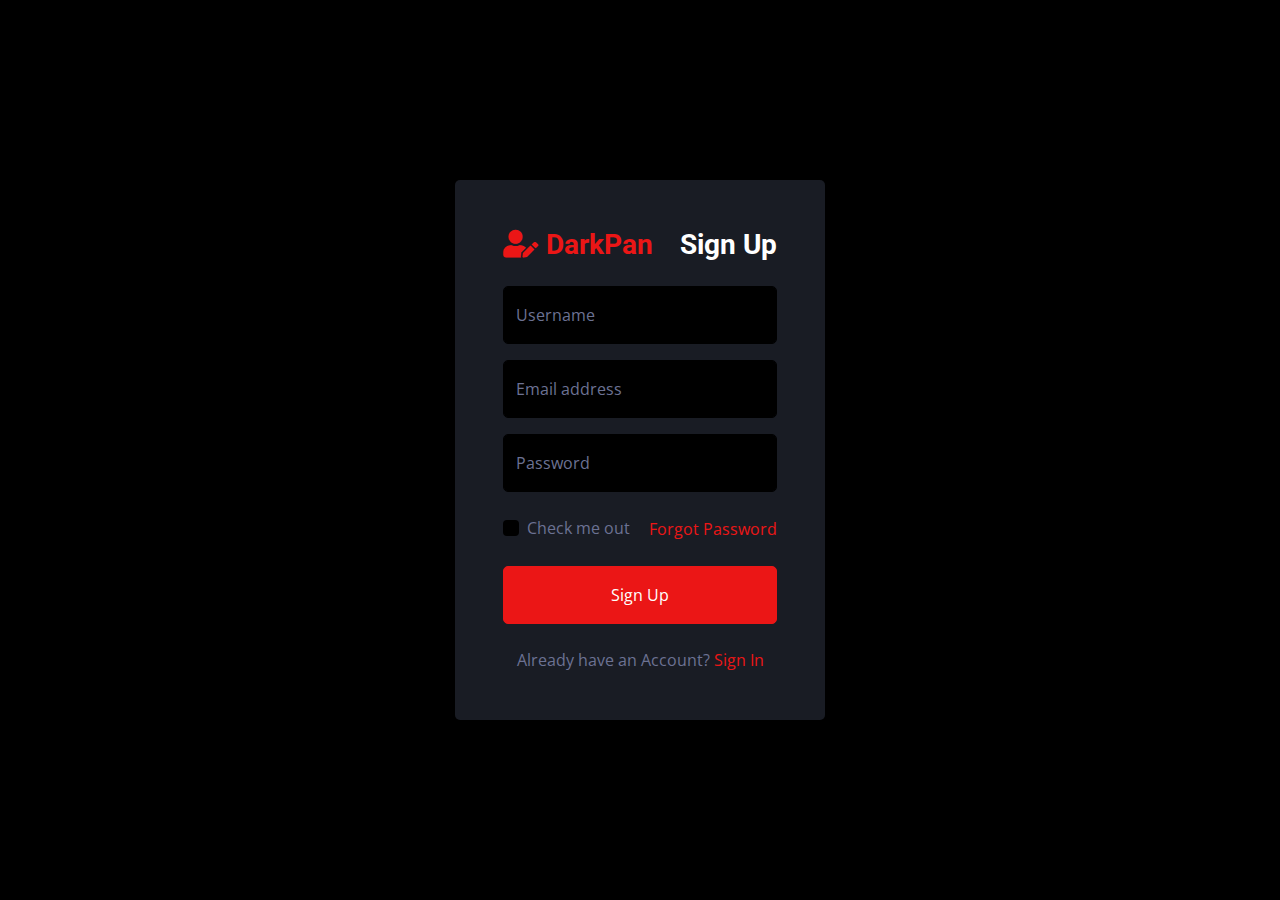
<file: DataEntry/darkpan-1.0.0/signup.html>
<!DOCTYPE html>
<html lang="en">

<head>
    <meta charset="utf-8">
    <title>DarkPan - Bootstrap 5 Admin Template</title>
    <meta content="width=device-width, initial-scale=1.0" name="viewport">
    <meta content="" name="keywords">
    <meta content="" name="description">

    <!-- Favicon -->
    <link href="img/favicon.ico" rel="icon">

    <!-- Google Web Fonts -->
    <link rel="preconnect" href="https://fonts.googleapis.com">
    <link rel="preconnect" href="https://fonts.gstatic.com" crossorigin>
    <link href="https://fonts.googleapis.com/css2?family=Open+Sans:wght@400;600&family=Roboto:wght@500;700&display=swap" rel="stylesheet"> 
    
    <!-- Icon Font Stylesheet -->
    <link href="https://cdnjs.cloudflare.com/ajax/libs/font-awesome/5.10.0/css/all.min.css" rel="stylesheet">
    <link href="https://cdn.jsdelivr.net/npm/bootstrap-icons@1.4.1/font/bootstrap-icons.css" rel="stylesheet">

    <!-- Libraries Stylesheet -->
    <link href="lib/owlcarousel/assets/owl.carousel.min.css" rel="stylesheet">
    <link href="lib/tempusdominus/css/tempusdominus-bootstrap-4.min.css" rel="stylesheet" />

    <!-- Customized Bootstrap Stylesheet -->
    <link href="css/bootstrap.min.css" rel="stylesheet">

    <!-- Template Stylesheet -->
    <link href="css/style.css" rel="stylesheet">
</head>

<body>
    <div class="container-fluid position-relative d-flex p-0">
        <!-- Spinner Start -->
        <div id="spinner" class="show bg-dark position-fixed translate-middle w-100 vh-100 top-50 start-50 d-flex align-items-center justify-content-center">
            <div class="spinner-border text-primary" style="width: 3rem; height: 3rem;" role="status">
                <span class="sr-only">Loading...</span>
            </div>
        </div>
        <!-- Spinner End -->


        <!-- Sign Up Start -->
        <div class="container-fluid">
            <div class="row h-100 align-items-center justify-content-center" style="min-height: 100vh;">
                <div class="col-12 col-sm-8 col-md-6 col-lg-5 col-xl-4">
                    <div class="bg-secondary rounded p-4 p-sm-5 my-4 mx-3">
                        <div class="d-flex align-items-center justify-content-between mb-3">
                            <a href="index.html" class="">
                                <h3 class="text-primary"><i class="fa fa-user-edit me-2"></i>DarkPan</h3>
                            </a>
                            <h3>Sign Up</h3>
                        </div>
                        <div class="form-floating mb-3">
                            <input type="text" class="form-control" id="floatingText" placeholder="jhondoe">
                            <label for="floatingText">Username</label>
                        </div>
                        <div class="form-floating mb-3">
                            <input type="email" class="form-control" id="floatingInput" placeholder="name@example.com">
                            <label for="floatingInput">Email address</label>
                        </div>
                        <div class="form-floating mb-4">
                            <input type="password" class="form-control" id="floatingPassword" placeholder="Password">
                            <label for="floatingPassword">Password</label>
                        </div>
                        <div class="d-flex align-items-center justify-content-between mb-4">
                            <div class="form-check">
                                <input type="checkbox" class="form-check-input" id="exampleCheck1">
                                <label class="form-check-label" for="exampleCheck1">Check me out</label>
                            </div>
                            <a href="">Forgot Password</a>
                        </div>
                        <button type="submit" class="btn btn-primary py-3 w-100 mb-4">Sign Up</button>
                        <p class="text-center mb-0">Already have an Account? <a href="">Sign In</a></p>
                    </div>
                </div>
            </div>
        </div>
        <!-- Sign Up End -->
    </div>

    <!-- JavaScript Libraries -->
    <script src="https://code.jquery.com/jquery-3.4.1.min.js"></script>
    <script src="https://cdn.jsdelivr.net/npm/bootstrap@5.0.0/dist/js/bootstrap.bundle.min.js"></script>
    <script src="lib/chart/chart.min.js"></script>
    <script src="lib/easing/easing.min.js"></script>
    <script src="lib/waypoints/waypoints.min.js"></script>
    <script src="lib/owlcarousel/owl.carousel.min.js"></script>
    <script src="lib/tempusdominus/js/moment.min.js"></script>
    <script src="lib/tempusdominus/js/moment-timezone.min.js"></script>
    <script src="lib/tempusdominus/js/tempusdominus-bootstrap-4.min.js"></script>

    <!-- Template Javascript -->
    <script src="js/main.js"></script>
</body>

</html>
</file>
<file: DataEntry/darkpan-1.0.0/css/style.css>
/********** Template CSS **********/
:root {
    --primary: #EB1616;
    --secondary: #191C24;
    --light: #6C7293;
    --dark: #000000;
}

.back-to-top {
    position: fixed;
    display: none;
    right: 45px;
    bottom: 45px;
    z-index: 99;
}


/*** Spinner ***/
#spinner {
    opacity: 0;
    visibility: hidden;
    transition: opacity .5s ease-out, visibility 0s linear .5s;
    z-index: 99999;
}

#spinner.show {
    transition: opacity .5s ease-out, visibility 0s linear 0s;
    visibility: visible;
    opacity: 1;
}


/*** Button ***/
.btn {
    transition: .5s;
}

.btn-square {
    width: 38px;
    height: 38px;
}

.btn-sm-square {
    width: 32px;
    height: 32px;
}

.btn-lg-square {
    width: 48px;
    height: 48px;
}

.btn-square,
.btn-sm-square,
.btn-lg-square {
    padding: 0;
    display: inline-flex;
    align-items: center;
    justify-content: center;
    font-weight: normal;
    border-radius: 50px;
}


/*** Layout ***/
.sidebar {
    position: fixed;
    top: 0;
    left: 0;
    bottom: 0;
    width: 250px;
    height: 100vh;
    overflow-y: auto;
    background: var(--secondary);
    transition: 0.5s;
    z-index: 999;
}

.content {
    margin-left: 250px;
    min-height: 100vh;
    background: var(--dark);
    transition: 0.5s;
}

@media (min-width: 992px) {
    .sidebar {
        margin-left: 0;
    }

    .sidebar.open {
        margin-left: -250px;
    }

    .content {
        width: calc(100% - 250px);
    }

    .content.open {
        width: 100%;
        margin-left: 0;
    }
}

@media (max-width: 991.98px) {
    .sidebar {
        margin-left: -250px;
    }

    .sidebar.open {
        margin-left: 0;
    }

    .content {
        width: 100%;
        margin-left: 0;
    }
}


/*** Navbar ***/
.sidebar .navbar .navbar-nav .nav-link {
    padding: 7px 20px;
    color: var(--light);
    font-weight: 500;
    border-left: 3px solid var(--secondary);
    border-radius: 0 30px 30px 0;
    outline: none;
}

.sidebar .navbar .navbar-nav .nav-link:hover,
.sidebar .navbar .navbar-nav .nav-link.active {
    color: var(--primary);
    background: var(--dark);
    border-color: var(--primary);
}

.sidebar .navbar .navbar-nav .nav-link i {
    width: 40px;
    height: 40px;
    display: inline-flex;
    align-items: center;
    justify-content: center;
    background: var(--dark);
    border-radius: 40px;
}

.sidebar .navbar .navbar-nav .nav-link:hover i,
.sidebar .navbar .navbar-nav .nav-link.active i {
    background: var(--secondary);
}

.sidebar .navbar .dropdown-toggle::after {
    position: absolute;
    top: 15px;
    right: 15px;
    border: none;
    content: "\f107";
    font-family: "Font Awesome 5 Free";
    font-weight: 900;
    transition: .5s;
}

.sidebar .navbar .dropdown-toggle[aria-expanded=true]::after {
    transform: rotate(-180deg);
}

.sidebar .navbar .dropdown-item {
    padding-left: 25px;
    border-radius: 0 30px 30px 0;
    color: var(--light);
}

.sidebar .navbar .dropdown-item:hover,
.sidebar .navbar .dropdown-item.active {
    background: var(--dark);
}

.content .navbar .navbar-nav .nav-link {
    margin-left: 25px;
    padding: 12px 0;
    color: var(--light);
    outline: none;
}

.content .navbar .navbar-nav .nav-link:hover,
.content .navbar .navbar-nav .nav-link.active {
    color: var(--primary);
}

.content .navbar .sidebar-toggler,
.content .navbar .navbar-nav .nav-link i {
    width: 40px;
    height: 40px;
    display: inline-flex;
    align-items: center;
    justify-content: center;
    background: var(--dark);
    border-radius: 40px;
}

.content .navbar .dropdown-item {
    color: var(--light);
}

.content .navbar .dropdown-item:hover,
.content .navbar .dropdown-item.active {
    background: var(--dark);
}

.content .navbar .dropdown-toggle::after {
    margin-left: 6px;
    vertical-align: middle;
    border: none;
    content: "\f107";
    font-family: "Font Awesome 5 Free";
    font-weight: 900;
    transition: .5s;
}

.content .navbar .dropdown-toggle[aria-expanded=true]::after {
    transform: rotate(-180deg);
}

@media (max-width: 575.98px) {
    .content .navbar .navbar-nav .nav-link {
        margin-left: 15px;
    }
}


/*** Date Picker ***/
.bootstrap-datetimepicker-widget.bottom {
    top: auto !important;
}

.bootstrap-datetimepicker-widget .table * {
    border-bottom-width: 0px;
}

.bootstrap-datetimepicker-widget .table th {
    font-weight: 500;
}

.bootstrap-datetimepicker-widget.dropdown-menu {
    padding: 10px;
    border-radius: 2px;
}

.bootstrap-datetimepicker-widget table td.active,
.bootstrap-datetimepicker-widget table td.active:hover {
    background: var(--primary);
}

.bootstrap-datetimepicker-widget table td.today::before {
    border-bottom-color: var(--primary);
}


/*** Testimonial ***/
.progress .progress-bar {
    width: 0px;
    transition: 2s;
}


/*** Testimonial ***/
.testimonial-carousel .owl-dots {
    margin-top: 24px;
    display: flex;
    align-items: flex-end;
    justify-content: center;
}

.testimonial-carousel .owl-dot {
    position: relative;
    display: inline-block;
    margin: 0 5px;
    width: 15px;
    height: 15px;
    border: 5px solid var(--primary);
    border-radius: 15px;
    transition: .5s;
}

.testimonial-carousel .owl-dot.active {
    background: var(--dark);
    border-color: var(--primary);
}
</file>
